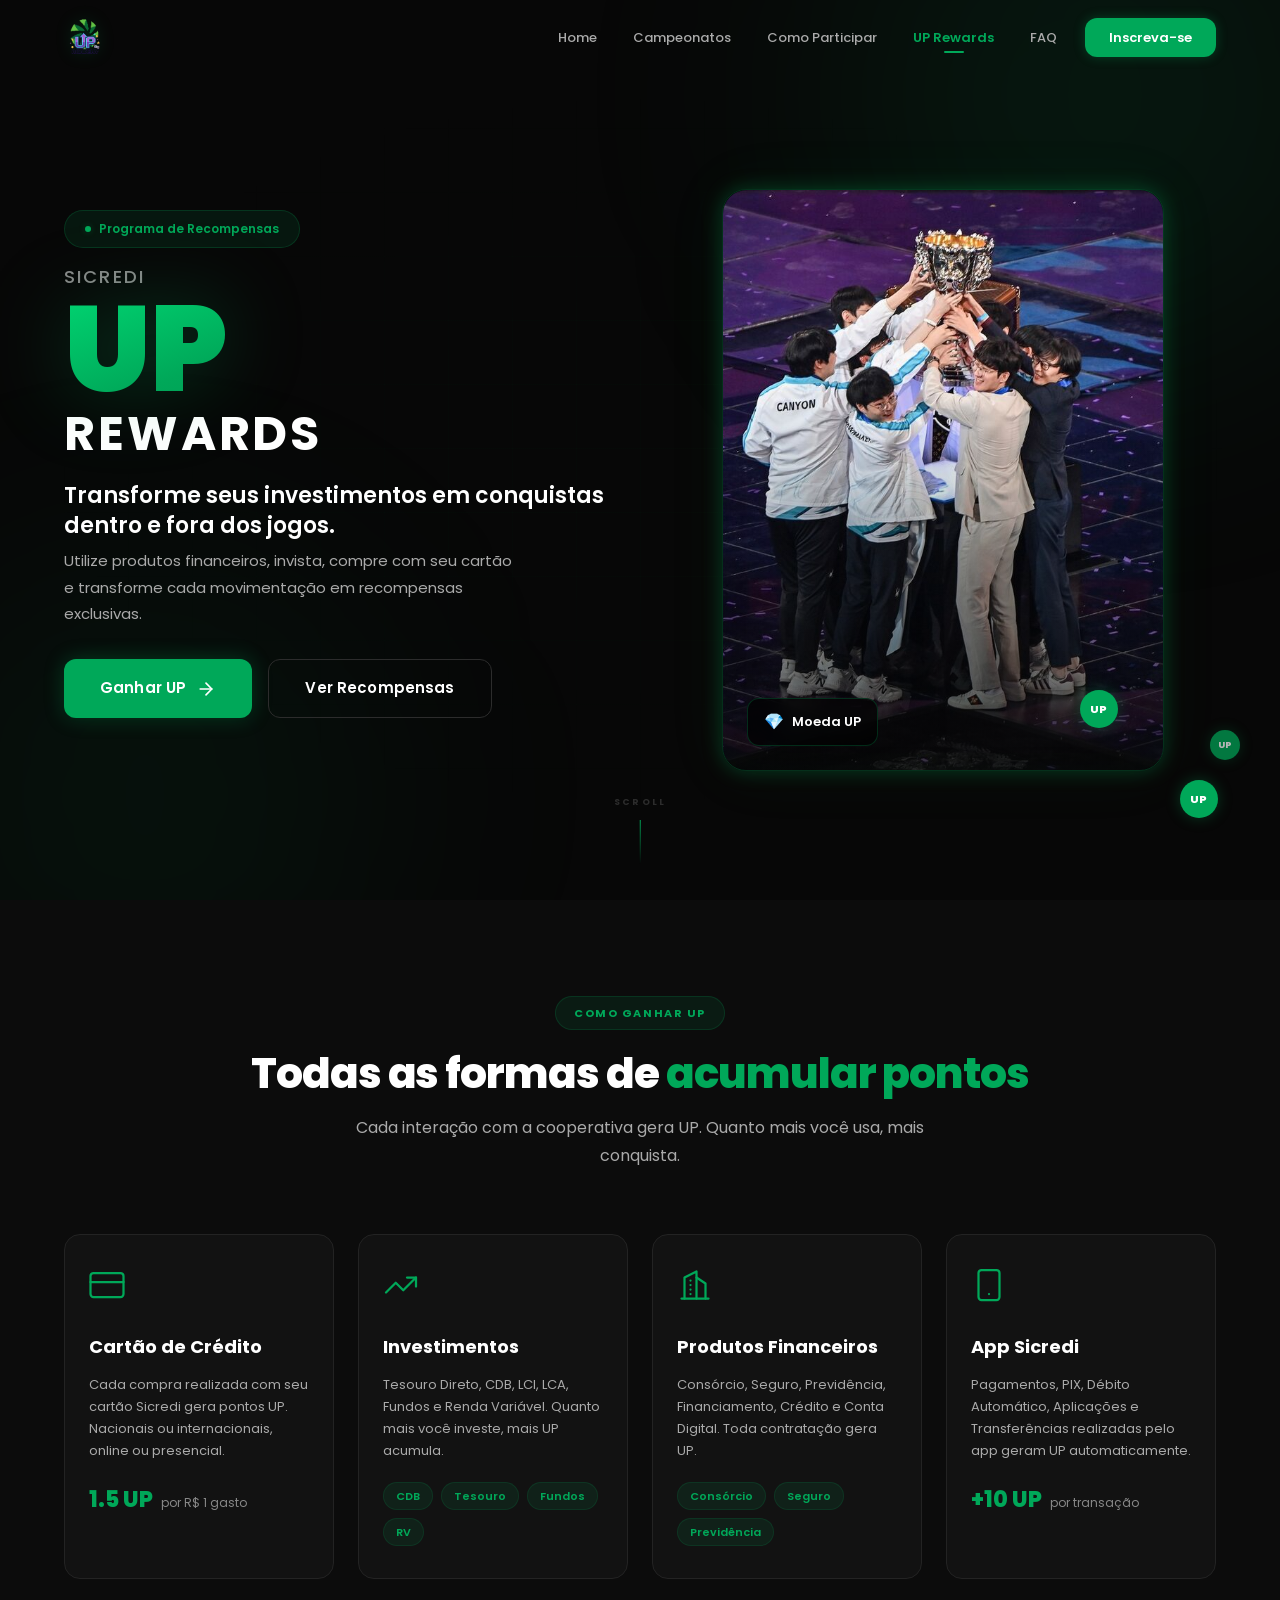
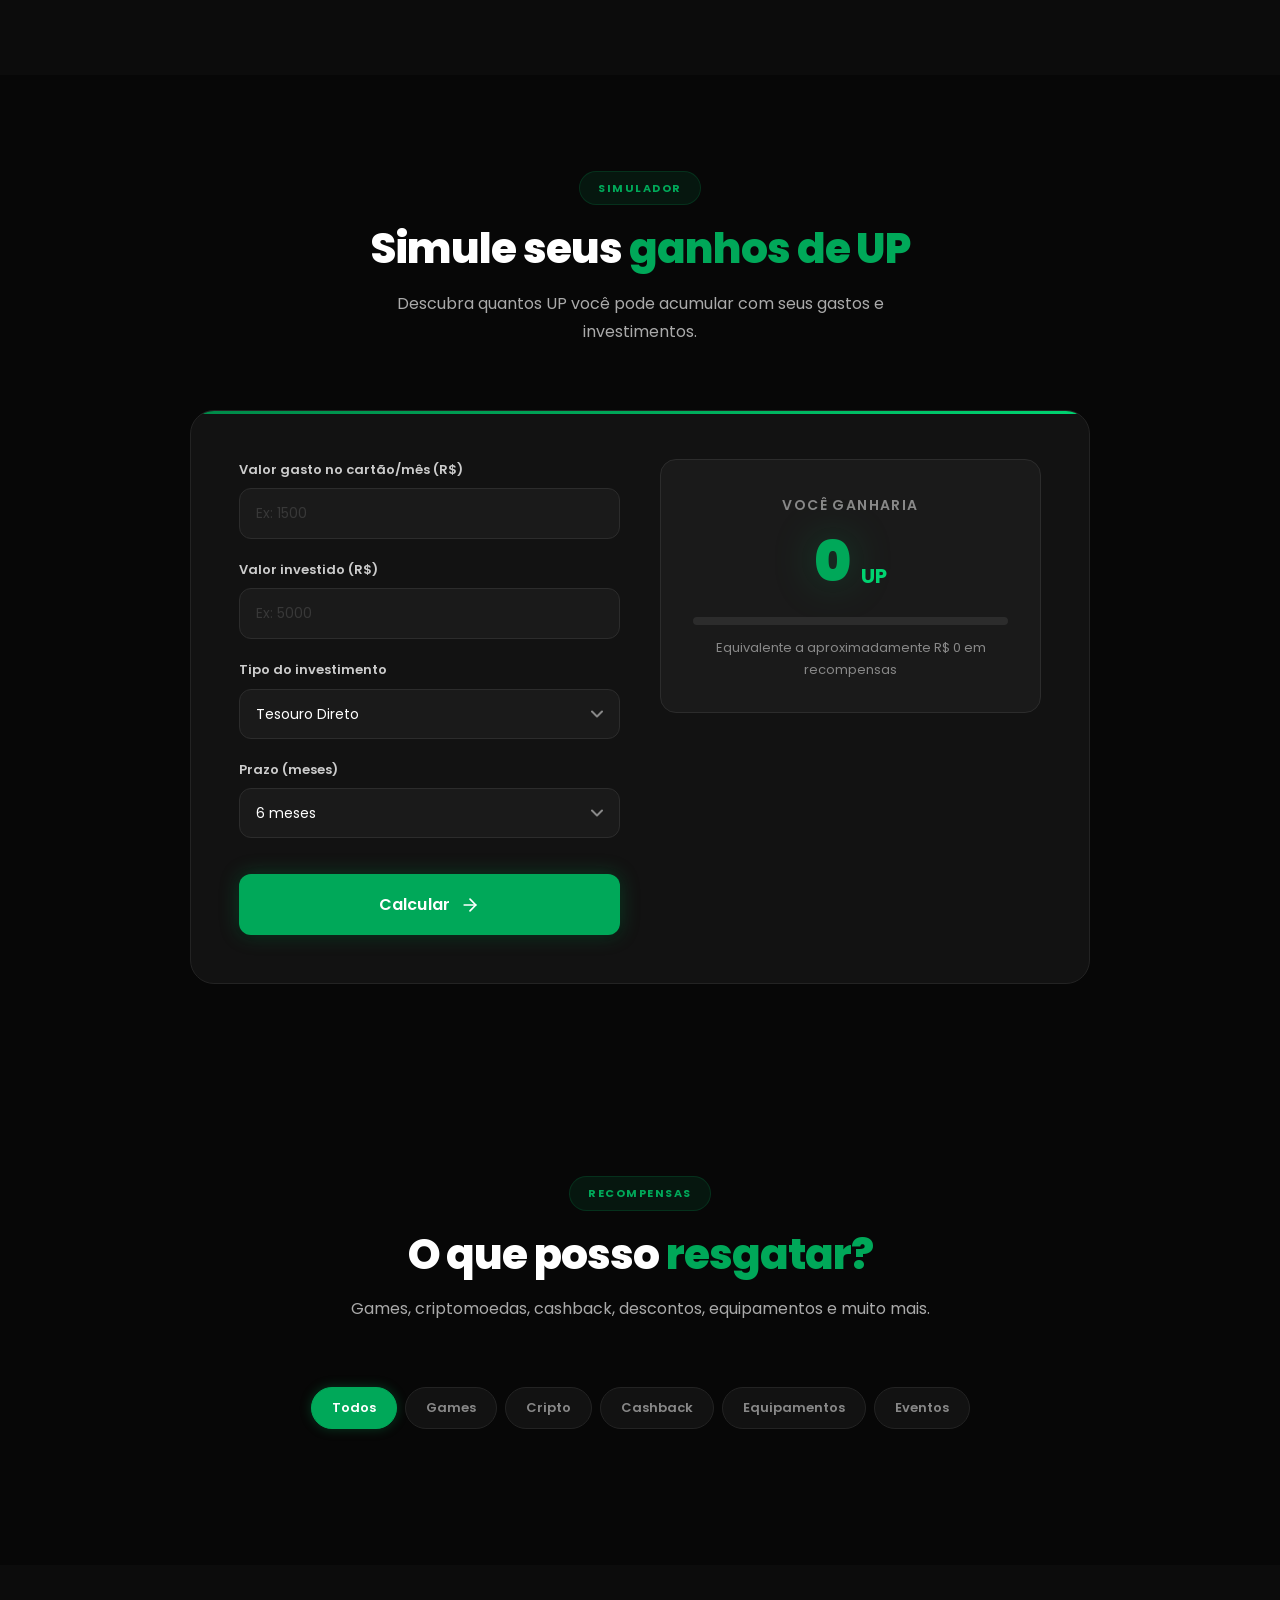
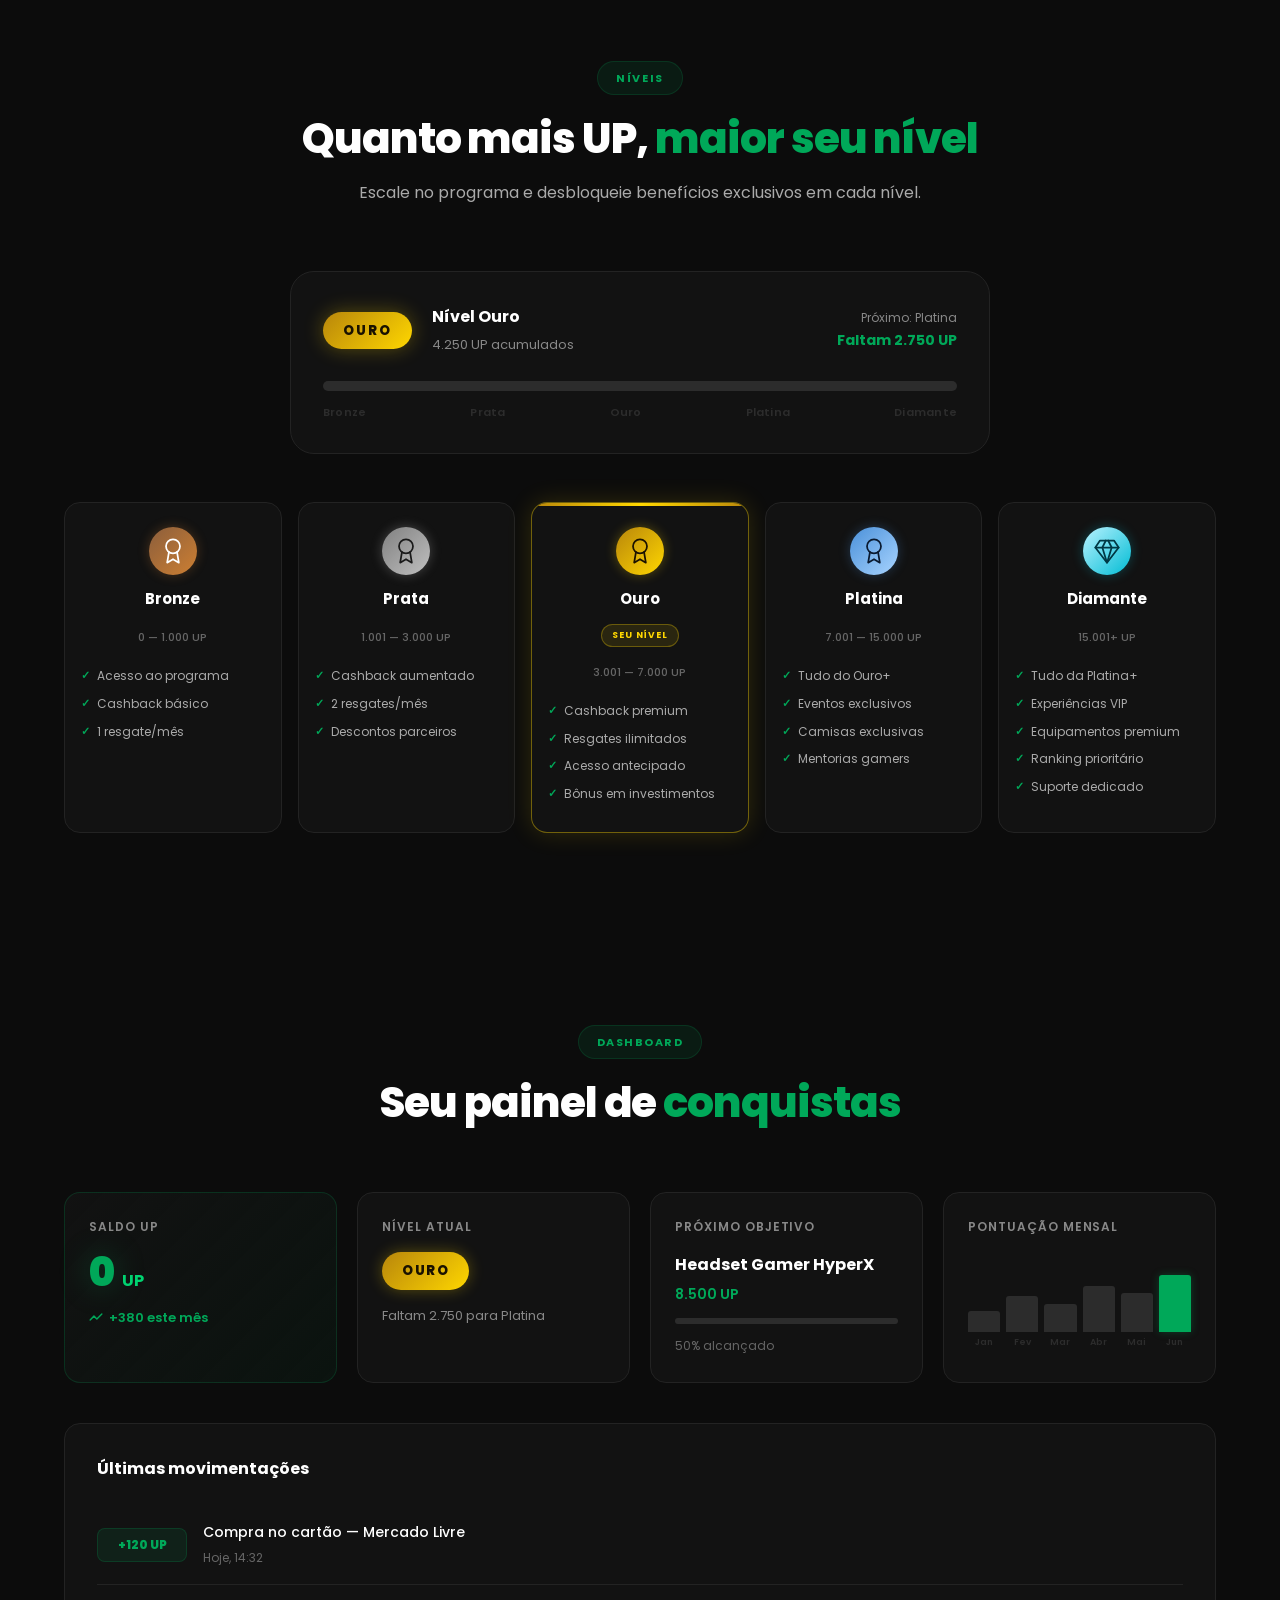
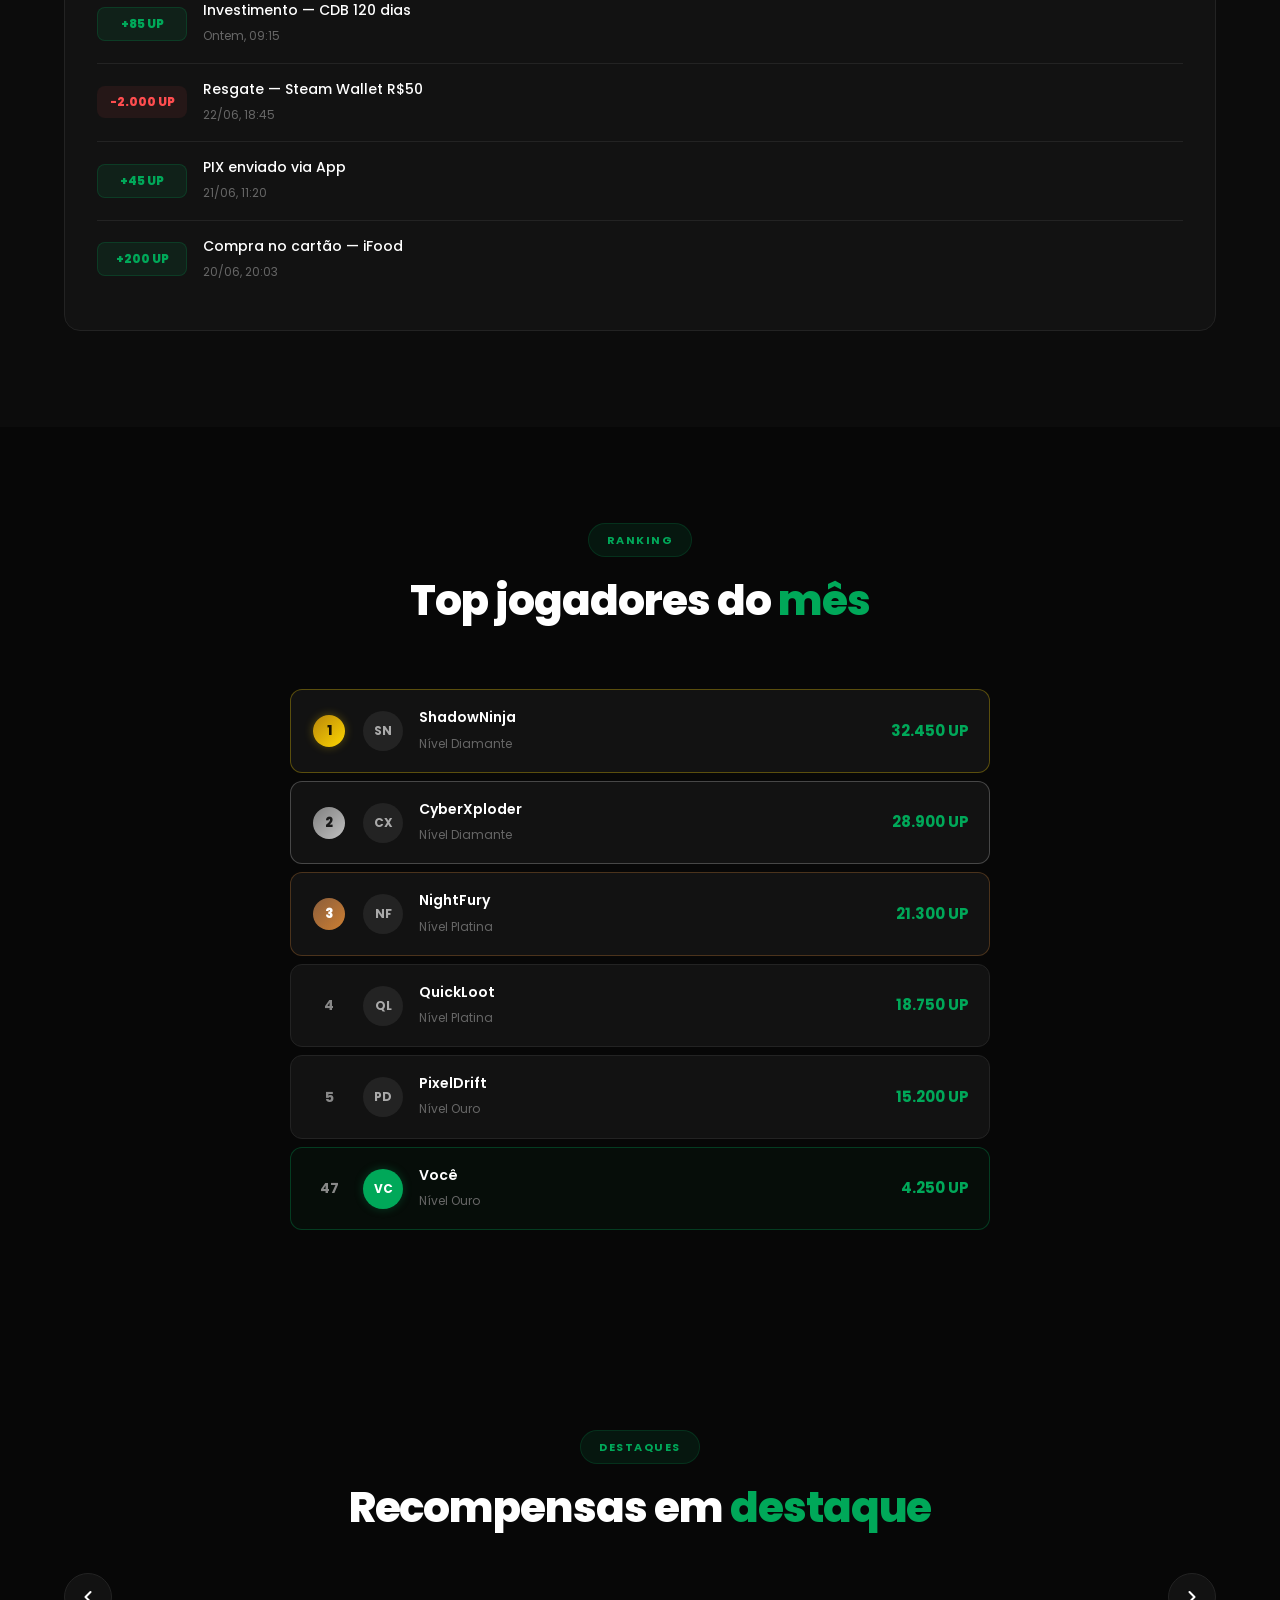
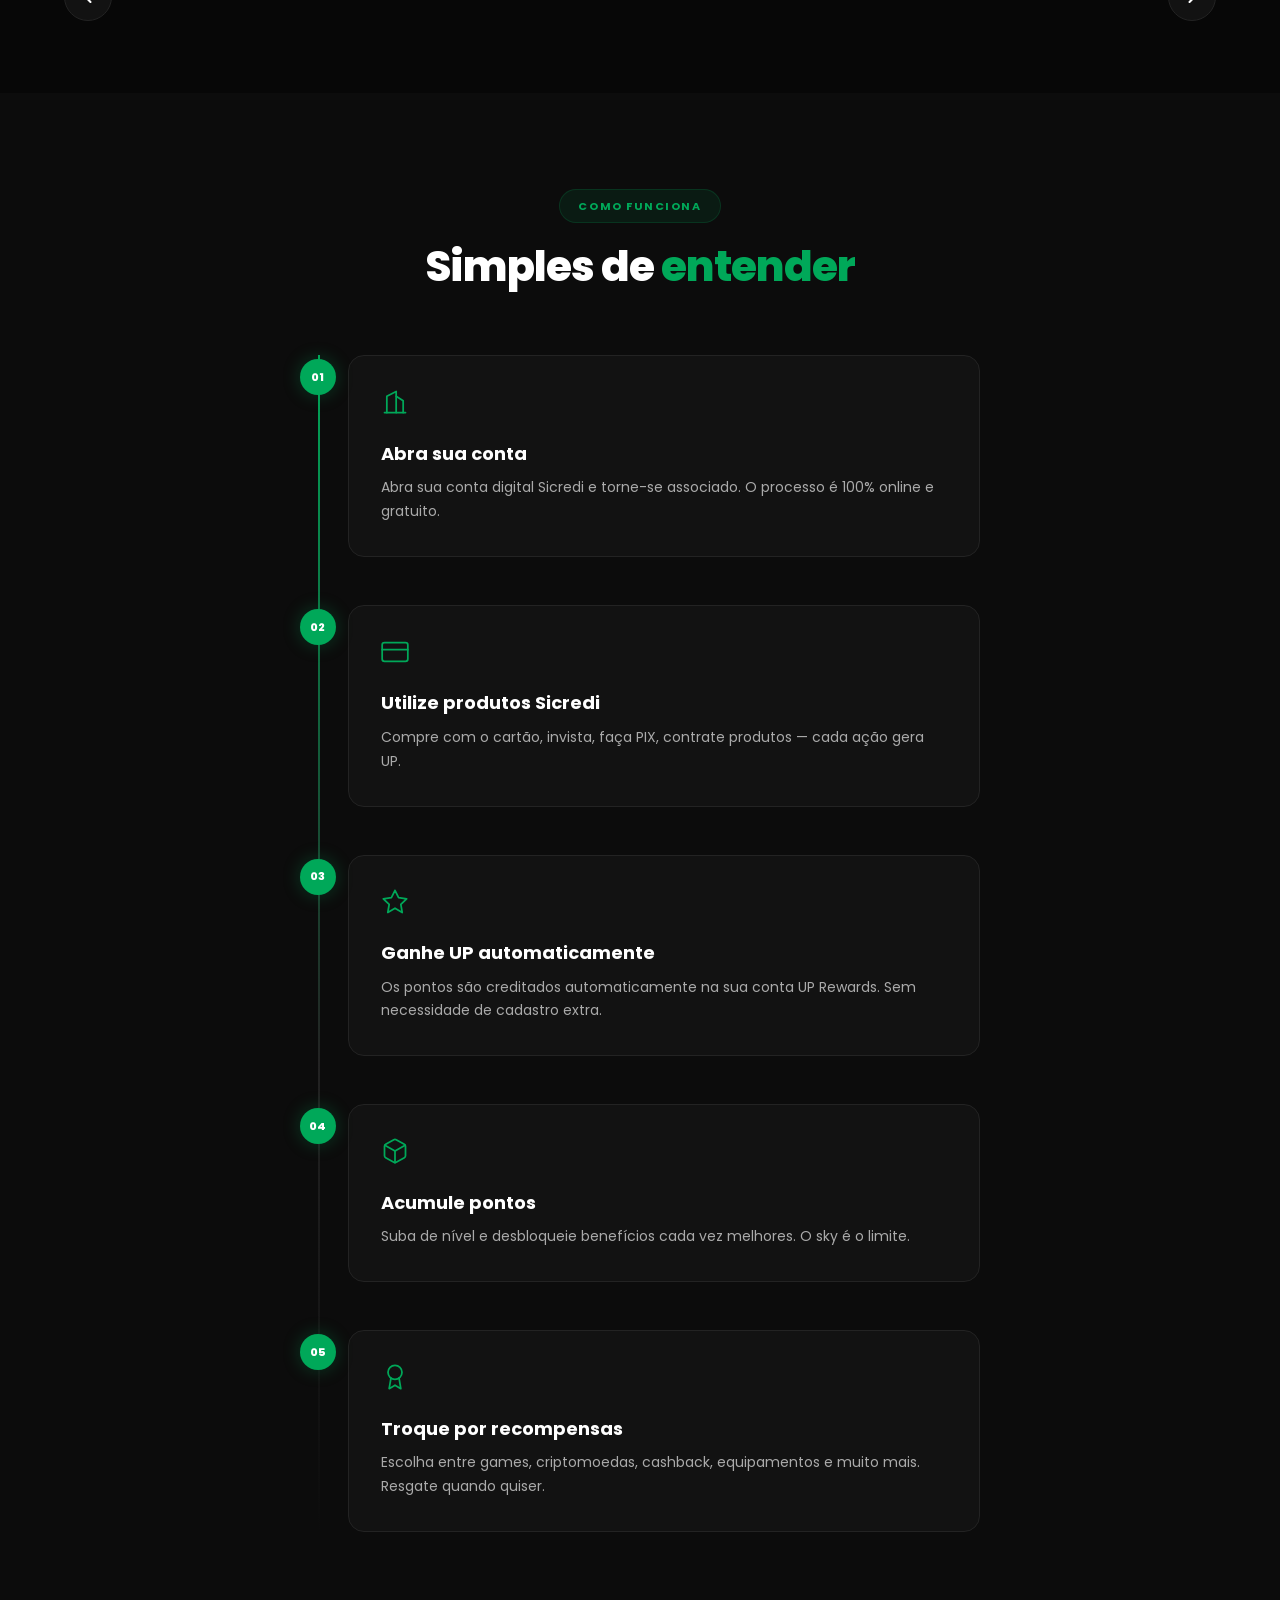
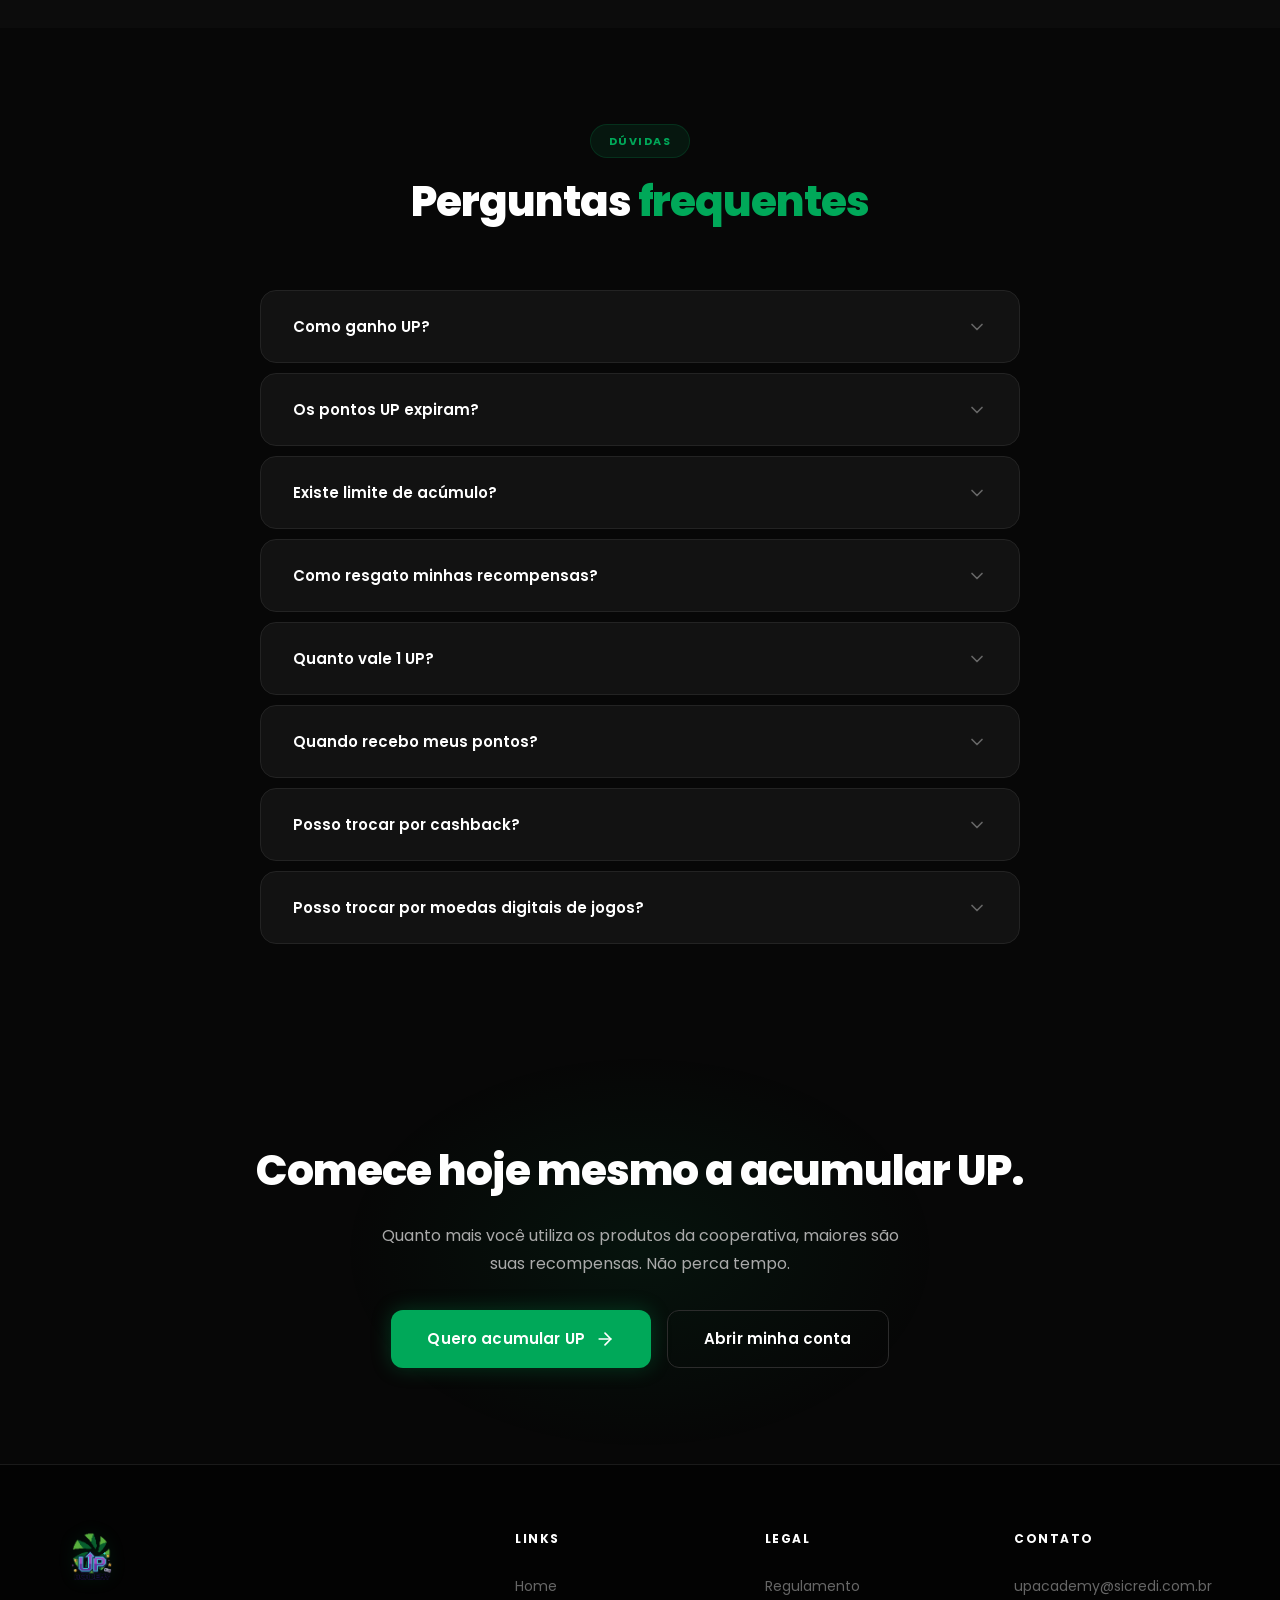
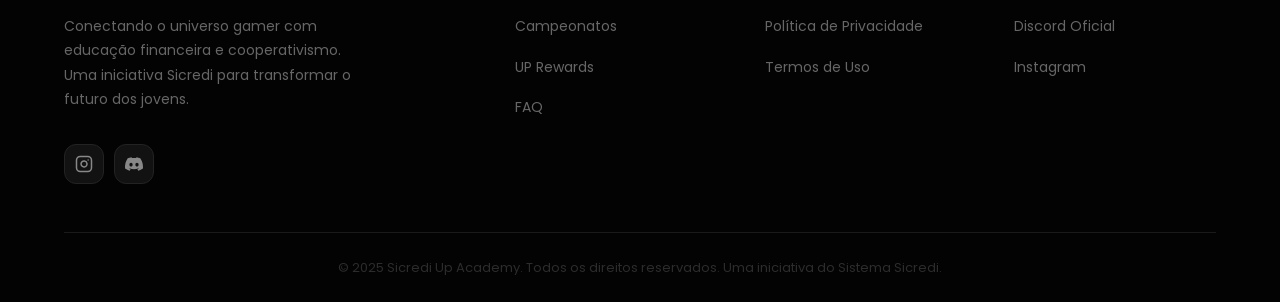
<file: up-rewards.html>
<!DOCTYPE html>
<html lang="pt-BR">
<head>
  <meta charset="UTF-8">
  <meta name="viewport" content="width=device-width, initial-scale=1.0">
  <title>UP Rewards — Sicredi Up Academy</title>
  <meta name="description" content="Transforme seus investimentos em conquistas. Acumule UP e troque por recompensas gamer, criptomoedas, cashback e muito mais.">
  <meta name="keywords" content="UP Rewards, Sicredi, pontos, recompensas, gamer, cashback, criptomoedas">
  <meta name="author" content="Sicredi Up Academy">
  <meta property="og:title" content="UP Rewards — Sicredi Up Academy">
  <meta property="og:description" content="Acumule UP em cada movimentação e troque por recompensas exclusivas.">
  <meta property="og:type" content="website">
  <meta property="og:locale" content="pt_BR">
  <link rel="icon" type="image/png" href="logo1.png">
  <link rel="preconnect" href="https://fonts.googleapis.com">
  <link rel="preconnect" href="https://fonts.gstatic.com" crossorigin>
  <link href="https://fonts.googleapis.com/css2?family=Poppins:wght@300;400;500;600;700;800;900&display=swap" rel="stylesheet">
  <link rel="stylesheet" href="style.css">
</head>
<body>

  <!-- Partículas globais -->
  <canvas id="globalParticles" class="global-particles" aria-hidden="true"></canvas>

  <!-- ============================================================
       NAVBAR — Idêntica à Landing Page, com UP Rewards ativo
       ============================================================ -->
  <nav id="navbar" class="navbar scrolled" role="navigation" aria-label="Navegação principal">
    <div class="nav-container">
      <a href="index.html" class="nav-logo" aria-label="Sicredi Up Academy - Home">
        <img src="assets/logo1.png" alt="Up Academy Logo" class="nav-logo-img" width="140" height="48">
      </a>
      <ul class="nav-links" id="navLinks" role="menubar">
        <li role="none"><a href="index.html" class="nav-link" role="menuitem">Home</a></li>
        <li role="none"><a href="index.html#campeonatos" class="nav-link" role="menuitem">Campeonatos</a></li>
        <li role="none"><a href="index.html#como-participar" class="nav-link" role="menuitem">Como Participar</a></li>
        <li role="none"><a href="up-rewards.html" class="nav-link active nav-link--rewards" role="menuitem">UP Rewards</a></li>
        <li role="none"><a href="index.html#faq" class="nav-link" role="menuitem">FAQ</a></li>
        <li role="none"><a href="index.html#inscricao" class="nav-cta" role="menuitem">Inscreva-se</a></li>
      </ul>
      <button class="nav-hamburger" id="hamburger" aria-label="Abrir menu" aria-expanded="false" aria-controls="navLinks">
        <span></span><span></span><span></span>
      </button>
    </div>
  </nav>

  <!-- ============================================================
       HERO — UP Rewards
       ============================================================ -->
  <section id="rw-hero" class="rw-hero" aria-label="UP Rewards">
    <canvas id="rwHeroCanvas" class="rw-hero-canvas" aria-hidden="true"></canvas>
    <div class="rw-hero-glow rw-hero-glow--1" aria-hidden="true"></div>
    <div class="rw-hero-glow rw-hero-glow--2" aria-hidden="true"></div>
    <div class="rw-hero-grid" aria-hidden="true"></div>

    <div class="hero-container">
      <div class="hero-content">
        <div class="hero-badge animate-on-scroll">
          <span class="badge-dot"></span>
          Programa de Recompensas
        </div>
        <h1 class="hero-title animate-on-scroll">
          <span class="title-sicredi">Sicredi</span>
          <span class="title-up">UP</span>
          <span class="rw-hero-badge-label">Rewards</span>
        </h1>
        <p class="hero-subtitle animate-on-scroll">Transforme seus investimentos em conquistas dentro e fora dos jogos.</p>
        <p class="hero-text animate-on-scroll">Utilize produtos financeiros, invista, compre com seu cartão e transforme cada movimentação em recompensas exclusivas.</p>
        <div class="hero-buttons animate-on-scroll">
          <a href="#rw-como-ganhar" class="btn btn-primary btn-lg">
            <span>Ganhar UP</span>
            <svg width="20" height="20" viewBox="0 0 24 24" fill="none" stroke="currentColor" stroke-width="2" stroke-linecap="round" stroke-linejoin="round" aria-hidden="true"><path d="M5 12h14"/><path d="m12 5 7 7-7 7"/></svg>
          </a>
          <a href="#rw-recompensas" class="btn btn-secondary btn-lg">Ver Recompensas</a>
        </div>
        <!-- Moedas flutuantes decorativas -->
        <div class="rw-hero-coins" aria-hidden="true">
          <span class="rw-coin rw-coin--1">UP</span>
          <span class="rw-coin rw-coin--2">UP</span>
          <span class="rw-coin rw-coin--3">UP</span>
        </div>
      </div>
      <div class="hero-image animate-on-scroll">
        <div class="hero-image-wrapper">
          <img src="assets/campeao.jpg" alt="Conceito de recompensas digitais e gamificação financeira" width="600" height="750" loading="eager">
          <div class="hero-image-overlay" aria-hidden="true"></div>
          <div class="hero-image-border" aria-hidden="true"></div>
          <div class="hero-image-tag">
            <span class="tag-icon">💎</span>
            <span>Moeda UP</span>
          </div>
        </div>
      </div>
    </div>

    <div class="hero-scroll-indicator" aria-hidden="true">
      <span>Scroll</span>
      <div class="scroll-line"></div>
    </div>
  </section>

  <!-- ============================================================
       COMO GANHAR UP — 4 cards
       ============================================================ -->
  <section id="rw-como-ganhar" class="section section-sobre" aria-labelledby="rw-ganhar-title">
    <div class="container">
      <div class="section-header">
        <span class="section-tag animate-on-scroll">Como Ganhar UP</span>
        <h2 id="rw-ganhar-title" class="section-title animate-on-scroll">
          Todas as formas de <span class="text-green">acumular pontos</span>
        </h2>
        <p class="section-description animate-on-scroll">Cada interação com a cooperativa gera UP. Quanto mais você usa, mais conquista.</p>
      </div>

      <div class="rw-ganhar-grid">
        <!-- Cartão de Crédito -->
        <div class="rw-ganhar-card animate-on-scroll">
          <div class="rw-ganhar-icon">
            <svg width="36" height="36" viewBox="0 0 24 24" fill="none" stroke="currentColor" stroke-width="1.5" stroke-linecap="round" stroke-linejoin="round"><rect width="22" height="16" x="1" y="4" rx="2"/><line x1="1" x2="23" y1="10" y2="10"/></svg>
          </div>
          <h3 class="rw-ganhar-title">Cartão de Crédito</h3>
          <p class="rw-ganhar-desc">Cada compra realizada com seu cartão Sicredi gera pontos UP. Nacionais ou internacionais, online ou presencial.</p>
          <div class="rw-ganhar-stat">
            <span class="rw-ganhar-stat-num">1.5 UP</span>
            <span class="rw-ganhar-stat-label">por R$ 1 gasto</span>
          </div>
        </div>

        <!-- Investimentos -->
        <div class="rw-ganhar-card animate-on-scroll">
          <div class="rw-ganhar-icon">
            <svg width="36" height="36" viewBox="0 0 24 24" fill="none" stroke="currentColor" stroke-width="1.5" stroke-linecap="round" stroke-linejoin="round"><polyline points="22 7 13.5 15.5 8.5 10.5 2 17"/><polyline points="16 7 22 7 22 13"/></svg>
          </div>
          <h3 class="rw-ganhar-title">Investimentos</h3>
          <p class="rw-ganhar-desc">Tesouro Direto, CDB, LCI, LCA, Fundos e Renda Variável. Quanto mais você investe, mais UP acumula.</p>
          <div class="rw-ganhar-tags">
            <span class="rw-ganhar-tag">CDB</span>
            <span class="rw-ganhar-tag">Tesouro</span>
            <span class="rw-ganhar-tag">Fundos</span>
            <span class="rw-ganhar-tag">RV</span>
          </div>
        </div>

        <!-- Produtos Financeiros -->
        <div class="rw-ganhar-card animate-on-scroll">
          <div class="rw-ganhar-icon">
            <svg width="36" height="36" viewBox="0 0 24 24" fill="none" stroke="currentColor" stroke-width="1.5" stroke-linecap="round" stroke-linejoin="round"><path d="M3 21h18"/><path d="M5 21V7l8-4v18"/><path d="M19 21V11l-6-4"/><path d="M9 9v.01"/><path d="M9 12v.01"/><path d="M9 15v.01"/><path d="M9 18v.01"/></svg>
          </div>
          <h3 class="rw-ganhar-title">Produtos Financeiros</h3>
          <p class="rw-ganhar-desc">Consórcio, Seguro, Previdência, Financiamento, Crédito e Conta Digital. Toda contratação gera UP.</p>
          <div class="rw-ganhar-tags">
            <span class="rw-ganhar-tag">Consórcio</span>
            <span class="rw-ganhar-tag">Seguro</span>
            <span class="rw-ganhar-tag">Previdência</span>
          </div>
        </div>

        <!-- App Sicredi -->
        <div class="rw-ganhar-card animate-on-scroll">
          <div class="rw-ganhar-icon">
            <svg width="36" height="36" viewBox="0 0 24 24" fill="none" stroke="currentColor" stroke-width="1.5" stroke-linecap="round" stroke-linejoin="round"><rect width="14" height="20" x="5" y="2" rx="2" ry="2"/><path d="M12 18h.01"/></svg>
          </div>
          <h3 class="rw-ganhar-title">App Sicredi</h3>
          <p class="rw-ganhar-desc">Pagamentos, PIX, Débito Automático, Aplicações e Transferências realizadas pelo app geram UP automaticamente.</p>
          <div class="rw-ganhar-stat">
            <span class="rw-ganhar-stat-num">+10 UP</span>
            <span class="rw-ganhar-stat-label">por transação</span>
          </div>
        </div>
      </div>
    </div>
  </section>

  <!-- ============================================================
       SIMULADOR DE GANHOS
       ============================================================ -->
  <section id="rw-simulador" class="section section-campeonatos" aria-labelledby="rw-sim-title">
    <div class="container">
      <div class="section-header">
        <span class="section-tag animate-on-scroll">Simulador</span>
        <h2 id="rw-sim-title" class="section-title animate-on-scroll">
          Simule seus <span class="text-green">ganhos de UP</span>
        </h2>
        <p class="section-description animate-on-scroll">Descubra quantos UP você pode acumular com seus gastos e investimentos.</p>
      </div>

      <div class="rw-sim-wrapper animate-on-scroll">
        <div class="rw-sim-grid">
          <div class="rw-sim-form">
            <div class="rw-sim-group">
              <label for="sim-cartao" class="form-label">Valor gasto no cartão/mês (R$)</label>
              <input type="number" id="sim-cartao" class="form-input" placeholder="Ex: 1500" min="0" step="100">
            </div>
            <div class="rw-sim-group">
              <label for="sim-investimento" class="form-label">Valor investido (R$)</label>
              <input type="number" id="sim-investimento" class="form-input" placeholder="Ex: 5000" min="0" step="100">
            </div>
            <div class="rw-sim-group">
              <label for="sim-tipo" class="form-label">Tipo do investimento</label>
              <select id="sim-tipo" class="form-input form-select">
                <option value="tesouro">Tesouro Direto</option>
                <option value="cdb">CDB</option>
                <option value="lci">LCI / LCA</option>
                <option value="fundos">Fundos de Investimento</option>
                <option value="rv">Renda Variável</option>
              </select>
            </div>
            <div class="rw-sim-group">
              <label for="sim-prazo" class="form-label">Prazo (meses)</label>
              <select id="sim-prazo" class="form-input form-select">
                <option value="1">1 mês</option>
                <option value="3">3 meses</option>
                <option value="6" selected>6 meses</option>
                <option value="12">12 meses</option>
                <option value="24">24 meses</option>
              </select>
            </div>
            <button id="sim-calcular" class="btn btn-primary btn-submit" type="button">
              <span class="btn-submit-text">Calcular</span>
              <svg class="btn-submit-icon" width="20" height="20" viewBox="0 0 24 24" fill="none" stroke="currentColor" stroke-width="2" stroke-linecap="round" stroke-linejoin="round" aria-hidden="true"><path d="M5 12h14"/><path d="m12 5 7 7-7 7"/></svg>
            </button>
          </div>

          <div class="rw-sim-result" id="sim-result">
            <div class="rw-sim-result-inner">
              <span class="rw-sim-result-label">Você ganharia</span>
              <div class="rw-sim-result-value">
                <span class="rw-sim-result-number" id="sim-up-count">0</span>
                <span class="rw-sim-result-unit">UP</span>
              </div>
              <div class="rw-sim-result-bar">
                <div class="rw-sim-result-bar-fill" id="sim-bar-fill"></div>
                <span class="rw-sim-result-bar-label" id="sim-bar-label">0%</span>
              </div>
              <p class="rw-sim-result-equiv" id="sim-equiv">Equivalente a aproximadamente R$ 0 em recompensas</p>
              <!-- Moedas animadas -->
              <div class="rw-sim-coins" id="sim-coins" aria-hidden="true"></div>
            </div>
          </div>
        </div>
      </div>
    </div>
  </section>

  <!-- ============================================================
       O QUE POSSO RESGATAR — Vitrine de recompensas
       ============================================================ -->
  <section id="rw-recompensas" class="section section-beneficios" aria-labelledby="rw-rec-title">
    <div class="container">
      <div class="section-header">
        <span class="section-tag animate-on-scroll">Recompensas</span>
        <h2 id="rw-rec-title" class="section-title animate-on-scroll">
          O que posso <span class="text-green">resgatar?</span>
        </h2>
        <p class="section-description animate-on-scroll">Games, criptomoedas, cashback, descontos, equipamentos e muito mais.</p>
      </div>

      <!-- Filtro por categoria -->
      <div class="rw-filter-bar animate-on-scroll">
        <button class="rw-filter-btn active" data-filter="all">Todos</button>
        <button class="rw-filter-btn" data-filter="games">Games</button>
        <button class="rw-filter-btn" data-filter="crypto">Cripto</button>
        <button class="rw-filter-btn" data-filter="cashback">Cashback</button>
        <button class="rw-filter-btn" data-filter="equipamentos">Equipamentos</button>
        <button class="rw-filter-btn" data-filter="eventos">Eventos</button>
      </div>

      <div class="rw-recompensas-grid" id="rw-recompensas-grid">
        <!-- Os cards são gerados via JavaScript para manter o HTML limpo -->
      </div>
    </div>
  </section>

  <!-- ============================================================
       SISTEMA DE NÍVEIS
       ============================================================ -->
  <section id="rw-niveis" class="section section-como-participar" aria-labelledby="rw-niveis-title">
    <div class="container">
      <div class="section-header">
        <span class="section-tag animate-on-scroll">Níveis</span>
        <h2 id="rw-niveis-title" class="section-title animate-on-scroll">
          Quanto mais UP, <span class="text-green">maior seu nível</span>
        </h2>
        <p class="section-description animate-on-scroll">Escale no programa e desbloqueie benefícios exclusivos em cada nível.</p>
      </div>

      <!-- Nível atual do usuário -->
      <div class="rw-level-current animate-on-scroll">
        <div class="rw-level-header">
          <div class="rw-level-badge rw-level-badge--ouro" id="rw-user-level">OURO</div>
          <div class="rw-level-info">
            <span class="rw-level-name">Nível Ouro</span>
            <span class="rw-level-points">4.250 UP acumulados</span>
          </div>
          <div class="rw-level-next">
            <span class="rw-level-next-label">Próximo: Platina</span>
            <span class="rw-level-next-pts">Faltam 2.750 UP</span>
          </div>
        </div>
        <div class="rw-level-bar">
          <div class="rw-level-bar-fill" id="rw-level-bar-fill" style="width: 0%" data-target="60"></div>
        </div>
        <div class="rw-level-bar-labels">
          <span>Bronze</span>
          <span>Prata</span>
          <span>Ouro</span>
          <span>Platina</span>
          <span>Diamante</span>
        </div>
      </div>

      <!-- Cards dos níveis -->
      <div class="rw-niveis-grid">
        <div class="rw-nivel-card animate-on-scroll" data-level="bronze">
          <div class="rw-nivel-top">
            <div class="rw-nivel-icon rw-nivel-icon--bronze">
              <svg width="28" height="28" viewBox="0 0 24 24" fill="none" stroke="currentColor" stroke-width="1.5" stroke-linecap="round" stroke-linejoin="round"><circle cx="12" cy="8" r="6"/><path d="M15.477 12.89 17 22l-5-3-5 3 1.523-9.11"/></svg>
            </div>
            <span class="rw-nivel-name">Bronze</span>
          </div>
          <span class="rw-nivel-range">0 — 1.000 UP</span>
          <ul class="rw-nivel-perks">
            <li>Acesso ao programa</li>
            <li>Cashback básico</li>
            <li>1 resgate/mês</li>
          </ul>
        </div>

        <div class="rw-nivel-card animate-on-scroll" data-level="prata">
          <div class="rw-nivel-top">
            <div class="rw-nivel-icon rw-nivel-icon--prata">
              <svg width="28" height="28" viewBox="0 0 24 24" fill="none" stroke="currentColor" stroke-width="1.5" stroke-linecap="round" stroke-linejoin="round"><circle cx="12" cy="8" r="6"/><path d="M15.477 12.89 17 22l-5-3-5 3 1.523-9.11"/></svg>
            </div>
            <span class="rw-nivel-name">Prata</span>
          </div>
          <span class="rw-nivel-range">1.001 — 3.000 UP</span>
          <ul class="rw-nivel-perks">
            <li>Cashback aumentado</li>
            <li>2 resgates/mês</li>
            <li>Descontos parceiros</li>
          </ul>
        </div>

        <div class="rw-nivel-card rw-nivel-card--active animate-on-scroll" data-level="ouro">
          <div class="rw-nivel-top">
            <div class="rw-nivel-icon rw-nivel-icon--ouro">
              <svg width="28" height="28" viewBox="0 0 24 24" fill="none" stroke="currentColor" stroke-width="1.5" stroke-linecap="round" stroke-linejoin="round"><circle cx="12" cy="8" r="6"/><path d="M15.477 12.89 17 22l-5-3-5 3 1.523-9.11"/></svg>
            </div>
            <span class="rw-nivel-name">Ouro</span>
            <span class="rw-nivel-current-badge">SEU NÍVEL</span>
          </div>
          <span class="rw-nivel-range">3.001 — 7.000 UP</span>
          <ul class="rw-nivel-perks">
            <li>Cashback premium</li>
            <li>Resgates ilimitados</li>
            <li>Acesso antecipado</li>
            <li>Bônus em investimentos</li>
          </ul>
        </div>

        <div class="rw-nivel-card animate-on-scroll" data-level="platina">
          <div class="rw-nivel-top">
            <div class="rw-nivel-icon rw-nivel-icon--platina">
              <svg width="28" height="28" viewBox="0 0 24 24" fill="none" stroke="currentColor" stroke-width="1.5" stroke-linecap="round" stroke-linejoin="round"><circle cx="12" cy="8" r="6"/><path d="M15.477 12.89 17 22l-5-3-5 3 1.523-9.11"/></svg>
            </div>
            <span class="rw-nivel-name">Platina</span>
          </div>
          <span class="rw-nivel-range">7.001 — 15.000 UP</span>
          <ul class="rw-nivel-perks">
            <li>Tudo do Ouro+</li>
            <li>Eventos exclusivos</li>
            <li>Camisas exclusivas</li>
            <li>Mentorias gamers</li>
          </ul>
        </div>

        <div class="rw-nivel-card animate-on-scroll" data-level="diamante">
          <div class="rw-nivel-top">
            <div class="rw-nivel-icon rw-nivel-icon--diamante">
              <svg width="28" height="28" viewBox="0 0 24 24" fill="none" stroke="currentColor" stroke-width="1.5" stroke-linecap="round" stroke-linejoin="round"><path d="M6 3h12l4 6-10 13L2 9Z"/><path d="M11 3 8 9l4 13 4-13-3-6"/><path d="M2 9h20"/></svg>
            </div>
            <span class="rw-nivel-name">Diamante</span>
          </div>
          <span class="rw-nivel-range">15.001+ UP</span>
          <ul class="rw-nivel-perks">
            <li>Tudo da Platina+</li>
            <li>Experiências VIP</li>
            <li>Equipamentos premium</li>
            <li>Ranking prioritário</li>
            <li>Suporte dedicado</li>
          </ul>
        </div>
      </div>
    </div>
  </section>

  <!-- ============================================================
       DASHBOARD DO USUÁRIO
       ============================================================ -->
  <section id="rw-dashboard" class="section section-sobre" aria-labelledby="rw-dash-title">
    <div class="container">
      <div class="section-header">
        <span class="section-tag animate-on-scroll">Dashboard</span>
        <h2 id="rw-dash-title" class="section-title animate-on-scroll">
          Seu painel de <span class="text-green">conquistas</span>
        </h2>
      </div>

      <div class="rw-dash-grid">
        <!-- Saldo UP -->
        <div class="rw-dash-card rw-dash-card--saldo animate-on-scroll">
          <span class="rw-dash-card-label">Saldo UP</span>
          <div class="rw-dash-saldo">
            <span class="rw-dash-saldo-num" data-count="4250">0</span>
            <span class="rw-dash-saldo-unit">UP</span>
          </div>
          <div class="rw-dash-saldo-trend">
            <svg width="14" height="14" viewBox="0 0 24 24" fill="none" stroke="currentColor" stroke-width="2.5" stroke-linecap="round" stroke-linejoin="round"><polyline points="22 7 13.5 15.5 8.5 10.5 2 17"/></svg>
            <span>+380 este mês</span>
          </div>
        </div>

        <!-- Nível -->
        <div class="rw-dash-card animate-on-scroll">
          <span class="rw-dash-card-label">Nível Atual</span>
          <div class="rw-dash-level-display">
            <span class="rw-dash-level-icon rw-nivel-icon--ouro-sm">OURO</span>
          </div>
          <span class="rw-dash-next-goal">Faltam 2.750 para Platina</span>
        </div>

        <!-- Próximo objetivo -->
        <div class="rw-dash-card animate-on-scroll">
          <span class="rw-dash-card-label">Próximo Objetivo</span>
          <div class="rw-dash-objetivo">
            <span class="rw-dash-objetivo-name">Headset Gamer HyperX</span>
            <span class="rw-dash-objetivo-pts">8.500 UP</span>
          </div>
          <div class="rw-dash-objetivo-bar">
            <div class="rw-dash-objetivo-bar-fill" data-target="50"></div>
          </div>
          <span class="rw-dash-objetivo-progress">50% alcançado</span>
        </div>

        <!-- Pontuação mensal (mini gráfico) -->
        <div class="rw-dash-card animate-on-scroll">
          <span class="rw-dash-card-label">Pontuação Mensal</span>
          <div class="rw-dash-chart">
            <div class="rw-dash-bar" style="--h: 30%" data-label="Jan"></div>
            <div class="rw-dash-bar" style="--h: 50%" data-label="Fev"></div>
            <div class="rw-dash-bar" style="--h: 40%" data-label="Mar"></div>
            <div class="rw-dash-bar" style="--h: 65%" data-label="Abr"></div>
            <div class="rw-dash-bar" style="--h: 55%" data-label="Mai"></div>
            <div class="rw-dash-bar rw-dash-bar--current" style="--h: 80%" data-label="Jun"></div>
          </div>
        </div>
      </div>

      <!-- Últimas atividades -->
      <div class="rw-dash-atividades animate-on-scroll">
        <h3 class="rw-dash-atividades-title">Últimas movimentações</h3>
        <div class="rw-dash-atividades-list">
          <div class="rw-dash-atividade">
            <div class="rw-dash-atividade-icon rw-dash-atividade-icon--plus">+120 UP</div>
            <div class="rw-dash-atividade-info">
              <span class="rw-dash-atividade-name">Compra no cartão — Mercado Livre</span>
              <span class="rw-dash-atividade-date">Hoje, 14:32</span>
            </div>
          </div>
          <div class="rw-dash-atividade">
            <div class="rw-dash-atividade-icon rw-dash-atividade-icon--plus">+85 UP</div>
            <div class="rw-dash-atividade-info">
              <span class="rw-dash-atividade-name">Investimento — CDB 120 dias</span>
              <span class="rw-dash-atividade-date">Ontem, 09:15</span>
            </div>
          </div>
          <div class="rw-dash-atividade">
            <div class="rw-dash-atividade-icon rw-dash-atividade-icon--minus">-2.000 UP</div>
            <div class="rw-dash-atividade-info">
              <span class="rw-dash-atividade-name">Resgate — Steam Wallet R$50</span>
              <span class="rw-dash-atividade-date">22/06, 18:45</span>
            </div>
          </div>
          <div class="rw-dash-atividade">
            <div class="rw-dash-atividade-icon rw-dash-atividade-icon--plus">+45 UP</div>
            <div class="rw-dash-atividade-info">
              <span class="rw-dash-atividade-name">PIX enviado via App</span>
              <span class="rw-dash-atividade-date">21/06, 11:20</span>
            </div>
          </div>
          <div class="rw-dash-atividade">
            <div class="rw-dash-atividade-icon rw-dash-atividade-icon--plus">+200 UP</div>
            <div class="rw-dash-atividade-info">
              <span class="rw-dash-atividade-name">Compra no cartão — iFood</span>
              <span class="rw-dash-atividade-date">20/06, 20:03</span>
            </div>
          </div>
        </div>
      </div>
    </div>
  </section>

  <!-- ============================================================
       RANKING
       ============================================================ -->
  <section id="rw-ranking" class="section section-campeonatos" aria-labelledby="rw-rank-title">
    <div class="container">
      <div class="section-header">
        <span class="section-tag animate-on-scroll">Ranking</span>
        <h2 id="rw-rank-title" class="section-title animate-on-scroll">
          Top jogadores do <span class="text-green">mês</span>
        </h2>
      </div>

      <div class="rw-ranking-list animate-on-scroll">
        <div class="rw-ranking-item rw-ranking-item--1">
          <div class="rw-ranking-pos"><span class="rw-ranking-medal rw-ranking-medal--gold">1</span></div>
          <div class="rw-ranking-avatar">SN</div>
          <div class="rw-ranking-info">
            <span class="rw-ranking-name">ShadowNinja</span>
            <span class="rw-ranking-level">Nível Diamante</span>
          </div>
          <div class="rw-ranking-pts">32.450 UP</div>
        </div>
        <div class="rw-ranking-item rw-ranking-item--2">
          <div class="rw-ranking-pos"><span class="rw-ranking-medal rw-ranking-medal--silver">2</span></div>
          <div class="rw-ranking-avatar">CX</div>
          <div class="rw-ranking-info">
            <span class="rw-ranking-name">CyberXploder</span>
            <span class="rw-ranking-level">Nível Diamante</span>
          </div>
          <div class="rw-ranking-pts">28.900 UP</div>
        </div>
        <div class="rw-ranking-item rw-ranking-item--3">
          <div class="rw-ranking-pos"><span class="rw-ranking-medal rw-ranking-medal--bronze">3</span></div>
          <div class="rw-ranking-avatar">NF</div>
          <div class="rw-ranking-info">
            <span class="rw-ranking-name">NightFury</span>
            <span class="rw-ranking-level">Nível Platina</span>
          </div>
          <div class="rw-ranking-pts">21.300 UP</div>
        </div>
        <div class="rw-ranking-item">
          <div class="rw-ranking-pos"><span>4</span></div>
          <div class="rw-ranking-avatar">QL</div>
          <div class="rw-ranking-info">
            <span class="rw-ranking-name">QuickLoot</span>
            <span class="rw-ranking-level">Nível Platina</span>
          </div>
          <div class="rw-ranking-pts">18.750 UP</div>
        </div>
        <div class="rw-ranking-item">
          <div class="rw-ranking-pos"><span>5</span></div>
          <div class="rw-ranking-avatar">PD</div>
          <div class="rw-ranking-info">
            <span class="rw-ranking-name">PixelDrift</span>
            <span class="rw-ranking-level">Nível Ouro</span>
          </div>
          <div class="rw-ranking-pts">15.200 UP</div>
        </div>
        <div class="rw-ranking-item rw-ranking-item--you">
          <div class="rw-ranking-pos"><span>47</span></div>
          <div class="rw-ranking-avatar rw-ranking-avatar--you">VC</div>
          <div class="rw-ranking-info">
            <span class="rw-ranking-name">Você</span>
            <span class="rw-ranking-level">Nível Ouro</span>
          </div>
          <div class="rw-ranking-pts">4.250 UP</div>
        </div>
      </div>
    </div>
  </section>

  <!-- ============================================================
       RECOMPENSAS EM DESTAQUE — Carrossel
       ============================================================ -->
  <section id="rw-destaques" class="section section-beneficios" aria-labelledby="rw-dest-title">
    <div class="container">
      <div class="section-header">
        <span class="section-tag animate-on-scroll">Destaques</span>
        <h2 id="rw-dest-title" class="section-title animate-on-scroll">
          Recompensas em <span class="text-green">destaque</span>
        </h2>
      </div>

      <div class="rw-carrossel-wrapper animate-on-scroll">
        <button class="rw-carrossel-arrow rw-carrossel-arrow--left" id="carrossel-prev" aria-label="Anterior">
          <svg width="20" height="20" viewBox="0 0 24 24" fill="none" stroke="currentColor" stroke-width="2.5" stroke-linecap="round" stroke-linejoin="round"><path d="m15 18-6-6 6-6"/></svg>
        </button>

        <div class="rw-carrossel" id="rw-carrossel">
          <div class="rw-carrossel-track" id="carrossel-track">
            <!-- Gerado via JS -->
          </div>
        </div>

        <button class="rw-carrossel-arrow rw-carrossel-arrow--right" id="carrossel-next" aria-label="Próximo">
          <svg width="20" height="20" viewBox="0 0 24 24" fill="none" stroke="currentColor" stroke-width="2.5" stroke-linecap="round" stroke-linejoin="round"><path d="m9 18 6-6-6-6"/></svg>
        </button>
      </div>
    </div>
  </section>

  <!-- ============================================================
       COMO FUNCIONA — Timeline
       ============================================================ -->
  <section id="rw-como-funciona" class="section section-como-participar" aria-labelledby="rw-func-title">
    <div class="container">
      <div class="section-header">
        <span class="section-tag animate-on-scroll">Como Funciona</span>
        <h2 id="rw-func-title" class="section-title animate-on-scroll">
          Simples de <span class="text-green">entender</span>
        </h2>
      </div>

      <ol class="timeline">
        <li class="timeline-item animate-on-scroll">
          <div class="timeline-marker" aria-hidden="true"><span class="timeline-number">01</span></div>
          <div class="timeline-content">
            <div class="timeline-icon" aria-hidden="true">
              <svg width="28" height="28" viewBox="0 0 24 24" fill="none" stroke="currentColor" stroke-width="1.5" stroke-linecap="round" stroke-linejoin="round"><path d="M3 21h18"/><path d="M5 21V7l8-4v18"/><path d="M19 21V11l-6-4"/></svg>
            </div>
            <h3 class="timeline-title">Abra sua conta</h3>
            <p class="timeline-desc">Abra sua conta digital Sicredi e torne-se associado. O processo é 100% online e gratuito.</p>
          </div>
        </li>
        <li class="timeline-item animate-on-scroll">
          <div class="timeline-marker" aria-hidden="true"><span class="timeline-number">02</span></div>
          <div class="timeline-content">
            <div class="timeline-icon" aria-hidden="true">
              <svg width="28" height="28" viewBox="0 0 24 24" fill="none" stroke="currentColor" stroke-width="1.5" stroke-linecap="round" stroke-linejoin="round"><rect width="22" height="16" x="1" y="4" rx="2"/><line x1="1" x2="23" y1="10" y2="10"/></svg>
            </div>
            <h3 class="timeline-title">Utilize produtos Sicredi</h3>
            <p class="timeline-desc">Compre com o cartão, invista, faça PIX, contrate produtos — cada ação gera UP.</p>
          </div>
        </li>
        <li class="timeline-item animate-on-scroll">
          <div class="timeline-marker" aria-hidden="true"><span class="timeline-number">03</span></div>
          <div class="timeline-content">
            <div class="timeline-icon" aria-hidden="true">
              <svg width="28" height="28" viewBox="0 0 24 24" fill="none" stroke="currentColor" stroke-width="1.5" stroke-linecap="round" stroke-linejoin="round"><path d="m12 2-3.09 6.26L2 9.27l5 4.87L5.82 21 12 17.27 18.18 21l-1.18-6.88 5-4.87-6.91-1.01Z"/></svg>
            </div>
            <h3 class="timeline-title">Ganhe UP automaticamente</h3>
            <p class="timeline-desc">Os pontos são creditados automaticamente na sua conta UP Rewards. Sem necessidade de cadastro extra.</p>
          </div>
        </li>
        <li class="timeline-item animate-on-scroll">
          <div class="timeline-marker" aria-hidden="true"><span class="timeline-number">04</span></div>
          <div class="timeline-content">
            <div class="timeline-icon" aria-hidden="true">
              <svg width="28" height="28" viewBox="0 0 24 24" fill="none" stroke="currentColor" stroke-width="1.5" stroke-linecap="round" stroke-linejoin="round"><path d="M21 8a2 2 0 0 0-1-1.73l-7-4a2 2 0 0 0-2 0l-7 4A2 2 0 0 0 3 8v8a2 2 0 0 0 1 1.73l7 4a2 2 0 0 0 2 0l7-4A2 2 0 0 0 21 16Z"/><path d="m3.3 7 8.7 5 8.7-5"/><path d="M12 22V12"/></svg>
            </div>
            <h3 class="timeline-title">Acumule pontos</h3>
            <p class="timeline-desc">Suba de nível e desbloqueie benefícios cada vez melhores. O sky é o limite.</p>
          </div>
        </li>
        <li class="timeline-item animate-on-scroll">
          <div class="timeline-marker" aria-hidden="true"><span class="timeline-number">05</span></div>
          <div class="timeline-content">
            <div class="timeline-icon" aria-hidden="true">
              <svg width="28" height="28" viewBox="0 0 24 24" fill="none" stroke="currentColor" stroke-width="1.5" stroke-linecap="round" stroke-linejoin="round"><circle cx="12" cy="8" r="6"/><path d="M15.477 12.89 17 22l-5-3-5 3 1.523-9.11"/></svg>
            </div>
            <h3 class="timeline-title">Troque por recompensas</h3>
            <p class="timeline-desc">Escolha entre games, criptomoedas, cashback, equipamentos e muito mais. Resgate quando quiser.</p>
          </div>
        </li>
      </ol>
    </div>
  </section>

  <!-- ============================================================
       FAQ
       ============================================================ -->
  <section id="rw-faq" class="section section-faq" aria-labelledby="rw-faq-title">
    <div class="container">
      <div class="section-header">
        <span class="section-tag animate-on-scroll">Dúvidas</span>
        <h2 id="rw-faq-title" class="section-title animate-on-scroll">
          Perguntas <span class="text-green">frequentes</span>
        </h2>
      </div>

      <div class="faq-list">
        <div class="faq-item animate-on-scroll">
          <button class="faq-question" aria-expanded="false"><span>Como ganho UP?</span><svg class="faq-arrow" width="20" height="20" viewBox="0 0 24 24" fill="none" stroke="currentColor" stroke-width="2" stroke-linecap="round" stroke-linejoin="round" aria-hidden="true"><path d="m6 9 6 6 6-6"/></svg></button>
          <div class="faq-answer"><p>Você ganha UP automaticamente ao utilizar produtos Sicredi: compras no cartão de crédito, investimentos, pagamentos via app, PIX, contratação de seguros, consórcios e outros produtos financeiros.</p></div>
        </div>
        <div class="faq-item animate-on-scroll">
          <button class="faq-question" aria-expanded="false"><span>Os pontos UP expiram?</span><svg class="faq-arrow" width="20" height="20" viewBox="0 0 24 24" fill="none" stroke="currentColor" stroke-width="2" stroke-linecap="round" stroke-linejoin="round" aria-hidden="true"><path d="m6 9 6 6 6-6"/></svg></button>
          <div class="faq-answer"><p>Os pontos UP têm validade de 24 meses a partir da data de crédito. Enquanto você mantiver sua conta ativa, seus pontos continuam acumulados. Níveis superiores podem ter prazos estendidos.</p></div>
        </div>
        <div class="faq-item animate-on-scroll">
          <button class="faq-question" aria-expanded="false"><span>Existe limite de acúmulo?</span><svg class="faq-arrow" width="20" height="20" viewBox="0 0 24 24" fill="none" stroke="currentColor" stroke-width="2" stroke-linecap="round" stroke-linejoin="round" aria-hidden="true"><path d="m6 9 6 6 6-6"/></svg></button>
          <div class="faq-answer"><p>Não existe limite mensal para acúmulo de UP. Quanto mais você utiliza os produtos da cooperativa, mais pontos ganha. Alguns produtos podem ter multiplicadores especiais em períodos promocionais.</p></div>
        </div>
        <div class="faq-item animate-on-scroll">
          <button class="faq-question" aria-expanded="false"><span>Como resgato minhas recompensas?</span><svg class="faq-arrow" width="20" height="20" viewBox="0 0 24 24" fill="none" stroke="currentColor" stroke-width="2" stroke-linecap="round" stroke-linejoin="round" aria-hidden="true"><path d="m6 9 6 6 6-6"/></svg></button>
          <div class="faq-answer"><p>Acesse a vitrine de recompensas nesta página, escolha o item desejado e clique em "Resgatar". Os pontos são descontados automaticamente do seu saldo. Para produtos digitais, o código é enviado por e-mail.</p></div>
        </div>
        <div class="faq-item animate-on-scroll">
          <button class="faq-question" aria-expanded="false"><span>Quanto vale 1 UP?</span><svg class="faq-arrow" width="20" height="20" viewBox="0 0 24 24" fill="none" stroke="currentColor" stroke-width="2" stroke-linecap="round" stroke-linejoin="round" aria-hidden="true"><path d="m6 9 6 6 6-6"/></svg></button>
          <div class="faq-answer"><p>O valor de 1 UP varia conforme o nível do associado e o tipo de resgate. Em média, 100 UP equivalem a aproximadamente R$ 1,00 em recompensas. Níveis superiores têm taxas mais vantajosas.</p></div>
        </div>
        <div class="faq-item animate-on-scroll">
          <button class="faq-question" aria-expanded="false"><span>Quando recebo meus pontos?</span><svg class="faq-arrow" width="20" height="20" viewBox="0 0 24 24" fill="none" stroke="currentColor" stroke-width="2" stroke-linecap="round" stroke-linejoin="round" aria-hidden="true"><path d="m6 9 6 6 6-6"/></svg></button>
          <div class="faq-answer"><p>Os UP de compras no cartão são creditados em até 2 dias úteis. Para investimentos, o crédito ocorre na data de aportes. Transações via app são creditadas na mesma hora.</p></div>
        </div>
        <div class="faq-item animate-on-scroll">
          <button class="faq-question" aria-expanded="false"><span>Posso trocar por cashback?</span><svg class="faq-arrow" width="20" height="20" viewBox="0 0 24 24" fill="none" stroke="currentColor" stroke-width="2" stroke-linecap="round" stroke-linejoin="round" aria-hidden="true"><path d="m6 9 6 6 6-6"/></svg></button>
          <div class="faq-answer"><p>Sim! O cashback é uma das opções de resgate mais populares. Você pode optar por receber o valor diretamente na sua conta corrente ou usar como abatimento em faturas do cartão.</p></div>
        </div>
        <div class="faq-item animate-on-scroll">
          <button class="faq-question" aria-expanded="false"><span>Posso trocar por moedas digitais de jogos?</span><svg class="faq-arrow" width="20" height="20" viewBox="0 0 24 24" fill="none" stroke="currentColor" stroke-width="2" stroke-linecap="round" stroke-linejoin="round" aria-hidden="true"><path d="m6 9 6 6 6-6"/></svg></button>
          <div class="faq-answer"><p>Sim! Oferecemos moedas para diversas plataformas: Valorant Points, Riot Points, V-Bucks, Robux, Steam Wallet, Xbox Gift Card, PlayStation Gift Card e Nintendo eShop. Os códigos são enviados por e-mail após o resgate.</p></div>
        </div>
      </div>
    </div>
  </section>

  <!-- ============================================================
       CTA FINAL
       ============================================================ -->
  <section id="rw-cta" class="rw-cta-section" aria-labelledby="rw-cta-title">
    <div class="rw-cta-glow" aria-hidden="true"></div>
    <div class="container">
      <div class="rw-cta-content animate-on-scroll">
        <h2 id="rw-cta-title" class="rw-cta-title">Comece hoje mesmo a acumular UP.</h2>
        <p class="rw-cta-text">Quanto mais você utiliza os produtos da cooperativa, maiores são suas recompensas. Não perca tempo.</p>
        <div class="rw-cta-buttons">
          <a href="#rw-simulador" class="btn btn-primary btn-lg">
            <span>Quero acumular UP</span>
            <svg width="20" height="20" viewBox="0 0 24 24" fill="none" stroke="currentColor" stroke-width="2" stroke-linecap="round" stroke-linejoin="round" aria-hidden="true"><path d="M5 12h14"/><path d="m12 5 7 7-7 7"/></svg>
          </a>
          <a href="index.html#inscricao" class="btn btn-secondary btn-lg">Abrir minha conta</a>
        </div>
      </div>
    </div>
  </section>

  <!-- ============================================================
       FOOTER — Idêntico à Landing Page
       ============================================================ -->
  <footer class="footer" role="contentinfo">
    <div class="container">
      <div class="footer-grid">
        <div class="footer-brand">
          <a href="index.html" class="footer-logo-link" aria-label="Sicredi Up Academy - Home">
            <img src="assets/logo1.png" alt="Up Academy Logo" class="footer-logo-img" width="180" height="60" loading="lazy">
          </a>
          <p class="footer-desc">Conectando o universo gamer com educação financeira e cooperativismo. Uma iniciativa Sicredi para transformar o futuro dos jovens.</p>
          <div class="footer-social">
            <a href="#" class="social-link" aria-label="Instagram">
              <svg width="18" height="18" viewBox="0 0 24 24" fill="none" stroke="currentColor" stroke-width="2" stroke-linecap="round" stroke-linejoin="round"><rect width="20" height="20" x="2" y="2" rx="5" ry="5"/><path d="M16 11.37A4 4 0 1 1 12.63 8 4 4 0 0 1 16 11.37z"/><line x1="17.5" x2="17.51" y1="6.5" y2="6.5"/></svg>
            </a>
            <a href="#" class="social-link" aria-label="Discord">
              <svg width="18" height="18" viewBox="0 0 24 24" fill="currentColor"><path d="M20.317 4.37a19.791 19.791 0 0 0-4.885-1.515.074.074 0 0 0-.079.037c-.21.375-.444.864-.608 1.25a18.27 18.27 0 0 0-5.487 0 12.64 12.64 0 0 0-.617-1.25.077.077 0 0 0-.079-.037A19.736 19.736 0 0 0 3.677 4.37a.07.07 0 0 0-.032.027C.533 9.046-.32 13.58.099 18.057a.082.082 0 0 0 .031.057 19.9 19.9 0 0 0 5.993 3.03.078.078 0 0 0 .084-.028c.462-.63.874-1.295 1.226-1.994a.076.076 0 0 0-.041-.106 13.107 13.107 0 0 1-1.872-.892.077.077 0 0 1-.008-.128 10.2 10.2 0 0 0 .372-.292.074.074 0 0 1 .077-.01c3.928 1.793 8.18 1.793 12.062 0a.074.074 0 0 1 .078.01c.12.098.246.198.373.292a.077.077 0 0 1-.006.127 12.299 12.299 0 0 1-1.873.892.077.077 0 0 0-.041.107c.36.698.772 1.362 1.225 1.993a.076.076 0 0 0 .084.028 19.839 19.839 0 0 0 6.002-3.03.077.077 0 0 0 .032-.054c.5-5.177-.838-9.674-3.549-13.66a.061.061 0 0 0-.031-.03zM8.02 15.33c-1.183 0-2.157-1.085-2.157-2.419 0-1.333.956-2.419 2.157-2.419 1.21 0 2.176 1.095 2.157 2.42 0 1.333-.956 2.418-2.157 2.418zm7.975 0c-1.183 0-2.157-1.085-2.157-2.419 0-1.333.955-2.419 2.157-2.419 1.21 0 2.176 1.095 2.157 2.42 0 1.333-.946 2.418-2.157 2.418z"/></svg>
            </a>
          </div>
        </div>
        <div class="footer-links-group">
          <h4 class="footer-links-title">Links</h4>
          <ul class="footer-links">
            <li><a href="index.html">Home</a></li>
            <li><a href="index.html#campeonatos">Campeonatos</a></li>
            <li><a href="up-rewards.html">UP Rewards</a></li>
            <li><a href="index.html#faq">FAQ</a></li>
          </ul>
        </div>
        <div class="footer-links-group">
          <h4 class="footer-links-title">Legal</h4>
          <ul class="footer-links">
            <li><a href="#">Regulamento</a></li>
            <li><a href="#">Política de Privacidade</a></li>
            <li><a href="#">Termos de Uso</a></li>
          </ul>
        </div>
        <div class="footer-links-group">
          <h4 class="footer-links-title">Contato</h4>
          <ul class="footer-links">
            <li><a href="mailto:upacademy@sicredi.com.br">upacademy@sicredi.com.br</a></li>
            <li><a href="#">Discord Oficial</a></li>
            <li><a href="#">Instagram</a></li>
          </ul>
        </div>
      </div>
      <div class="footer-bottom">
        <p>&copy; 2025 Sicredi Up Academy. Todos os direitos reservados. Uma iniciativa do Sistema Sicredi.</p>
      </div>
    </div>
  </footer>

  <!-- Botão Voltar ao Topo -->
  <button id="backToTop" class="back-to-top" aria-label="Voltar ao topo">
    <svg width="20" height="20" viewBox="0 0 24 24" fill="none" stroke="currentColor" stroke-width="2.5" stroke-linecap="round" stroke-linejoin="round" aria-hidden="true"><path d="m18 15-6-6-6 6"/></svg>
  </button>

  <!-- Modal de Resgate -->
  <div id="resgateModal" class="modal-overlay" role="dialog" aria-modal="true" aria-labelledby="resgate-modal-title" aria-hidden="true">
    <div class="modal-content">
      <div class="modal-checkmark" aria-hidden="true">
        <svg width="64" height="64" viewBox="0 0 24 24" fill="none" stroke="currentColor" stroke-width="2.5" stroke-linecap="round" stroke-linejoin="round"><circle cx="12" cy="8" r="6"/><path d="M15.477 12.89 17 22l-5-3-5 3 1.523-9.11"/></svg>
      </div>
      <h3 id="resgate-modal-title" class="modal-title">Resgate solicitado!</h3>
      <p class="modal-text" id="resgate-modal-text">Seu resgate será processado em até 24 horas. Você receberá os detalhes no seu e-mail cadastrado.</p>
      <button id="resgate-modal-close" class="btn btn-primary btn-modal-close">Entendi</button>
    </div>
  </div>

  <script src="script.js"></script>
</body>
</html>
</file>
<file: style.css>
/* ============================================================
   SICREDI UP ACADEMY — Stylesheet Principal
   
   1.  Custom Properties
   2.  Reset & Base
   3.  Utilitários Globais
   4.  Partículas Globais (fundo do site inteiro)
   5.  Botões
   6.  Navegação (com logo imagem)
   7.  Hero Section
   8.  Seção Sobre
   9.  Seção Campeonatos (com logo dos jogos)
   10. Seção Como Participar
   11. Seção Benefícios
   12. Seção Formulário
   13. Seção FAQ
   14. Footer (com logo imagem)
   15. Componentes Flutuantes
   16. Animações de Scroll
   17. Media Queries
   ============================================================ */


/* ==========================================================
   1. CUSTOM PROPERTIES
   ========================================================== */
:root {
  /* Verde Sicredi */
  --green-primary: #00A859;
  --green-light: #00D471;
  --green-dark: #008A49;
  --green-glow: rgba(0, 168, 89, 0.30);
  --green-glow-strong: rgba(0, 168, 89, 0.55);
  --green-glow-soft: rgba(0, 168, 89, 0.06);
  --green-10: rgba(0, 168, 89, 0.10);

  /* Dark Theme */
  --black: #000000;
  --dark-950: #030303;
  --dark-900: #070707;
  --dark-800: #0c0c0c;
  --dark-700: #121212;
  --dark-600: #1a1a1a;
  --dark-500: #232323;
  --dark-400: #2c2c2c;
  --dark-300: #383838;

  /* Neutros */
  --gray-500: #666;
  --gray-400: #888;
  --gray-300: #aaa;
  --gray-200: #ccc;
  --gray-100: #eee;
  --white: #ffffff;

  /* Estado */
  --red-error: #ff4d4f;
  --red-bg: rgba(255, 77, 79, 0.08);

  /* Tipografia */
  --font: 'Poppins', -apple-system, BlinkMacSystemFont, 'Segoe UI', sans-serif;

  /* Espaçamento */
  --sp-2: 2px; --sp-4: 4px; --sp-6: 6px; --sp-8: 8px;
  --sp-10: 10px; --sp-12: 12px; --sp-14: 14px; --sp-16: 16px;
  --sp-20: 20px; --sp-24: 24px; --sp-28: 28px; --sp-32: 32px;
  --sp-40: 40px; --sp-48: 48px; --sp-56: 56px; --sp-64: 64px;
  --sp-80: 80px; --sp-96: 96px;

  /* Bordas */
  --r-xs: 4px; --r-sm: 8px; --r-md: 12px;
  --r-lg: 16px; --r-xl: 24px; --r-full: 9999px;

  /* Sombras */
  --shadow-sm: 0 2px 8px rgba(0,0,0,0.35);
  --shadow-md: 0 4px 20px rgba(0,0,0,0.4);
  --shadow-lg: 0 8px 40px rgba(0,0,0,0.5);
  --shadow-green: 0 0 20px var(--green-glow), 0 0 60px rgba(0,168,89,0.08);
  --shadow-green-lg: 0 0 30px var(--green-glow-strong), 0 0 80px rgba(0,168,89,0.12);

  /* Transições */
  --ease: cubic-bezier(0.16, 1, 0.3, 1);
  --spring: cubic-bezier(0.34, 1.56, 0.64, 1);
  --fast: 150ms; --normal: 300ms; --slow: 500ms; --slower: 700ms;
}


/* ==========================================================
   2. RESET & BASE
   ========================================================== */
*, *::before, *::after { margin: 0; padding: 0; box-sizing: border-box; }

html {
  scroll-behavior: smooth;
  -webkit-font-smoothing: antialiased;
  -moz-osx-font-smoothing: grayscale;
}

body {
  font-family: var(--font);
  font-size: 16px;
  line-height: 1.65;
  color: var(--gray-200);
  background-color: var(--dark-900);
  overflow-x: hidden;
  /* Fundo com gradiente sutil para dar profundidade */
  background-image:
    radial-gradient(ellipse 80% 60% at 50% 0%, rgba(0,168,89,0.03) 0%, transparent 60%),
    radial-gradient(ellipse 60% 40% at 80% 100%, rgba(0,168,89,0.02) 0%, transparent 50%);
  background-attachment: fixed;
}

body:not(:focus-within) *:focus { outline: none; }
body:focus-within *:focus-visible {
  outline: 2px solid var(--green-primary);
  outline-offset: 2px;
}

img { max-width: 100%; height: auto; display: block; }
a { text-decoration: none; color: inherit; transition: color var(--fast); }
button { cursor: pointer; border: none; background: none; font-family: inherit; font-size: inherit; }
ul, ol { list-style: none; }
::selection { background: var(--green-primary); color: var(--white); }

::-webkit-scrollbar { width: 5px; }
::-webkit-scrollbar-track { background: var(--dark-800); }
::-webkit-scrollbar-thumb { background: var(--dark-400); border-radius: var(--r-full); }
::-webkit-scrollbar-thumb:hover { background: var(--green-primary); }


/* ==========================================================
   3. UTILITÁRIOS GLOBAIS
   ========================================================== */
.container { max-width: 1200px; margin: 0 auto; padding: 0 var(--sp-24); }
.section { padding: var(--sp-96) 0; position: relative; }
.text-green { color: var(--green-primary); }
.required { color: var(--green-primary); font-weight: 700; }
.optional { color: var(--gray-500); font-size: 12px; font-weight: 400; }

.section-tag {
  display: inline-flex; align-items: center; gap: var(--sp-8);
  font-size: 11px; font-weight: 700; text-transform: uppercase;
  letter-spacing: 0.14em; color: var(--green-primary);
  background: var(--green-10); border: 1px solid rgba(0,168,89,0.18);
  padding: 7px 18px; border-radius: var(--r-full); margin-bottom: var(--sp-20);
}

.section-header { text-align: center; margin-bottom: var(--sp-64); }

.section-title {
  font-size: clamp(26px, 4.5vw, 42px); font-weight: 800;
  color: var(--white); line-height: 1.15; margin-bottom: var(--sp-16);
  letter-spacing: -0.025em;
}

.section-description {
  font-size: 16px; color: var(--gray-300);
  max-width: 580px; margin: 0 auto; line-height: 1.75;
}


/* ==========================================================
   4. PARTÍCULAS GLOBAIS — Fundo do site inteiro
   Canvas fixo com partículas pequenas e sutis
   ========================================================== */
.global-particles {
  position: fixed;
  top: 0;
  left: 0;
  width: 100%;
  height: 100%;
  z-index: 0;
  pointer-events: none;
  /* Composição: adiciona brilho sobre o fundo */
  mix-blend-mode: screen;
  opacity: 0.6;
}

/* Garantir que todo o conteúdo fique acima das partículas */
.hero,
.section,
.footer,
.navbar,
.back-to-top,
.modal-overlay {
  position: relative;
  z-index: 1;
}


/* ==========================================================
   5. BOTÕES
   ========================================================== */
.btn {
  display: inline-flex; align-items: center; justify-content: center;
  gap: 10px; font-family: var(--font); font-size: 14px; font-weight: 600;
  padding: 13px 28px; border-radius: var(--r-md);
  transition: all var(--normal) var(--ease);
  position: relative; overflow: hidden; white-space: nowrap;
  letter-spacing: 0.01em; isolation: isolate;
}

.btn-lg { padding: 16px 36px; font-size: 15px; }

.btn-primary::after {
  content: ''; position: absolute; inset: 0;
  background: linear-gradient(135deg, rgba(255,255,255,0.15) 0%, transparent 50%);
  opacity: 0; transition: opacity var(--fast); border-radius: inherit; z-index: -1;
}

.btn-primary {
  background: var(--green-primary); color: var(--white);
  box-shadow: 0 0 20px var(--green-glow), var(--shadow-sm);
}
.btn-primary:hover {
  background: var(--green-light); box-shadow: var(--shadow-green-lg);
  transform: translateY(-2px);
}
.btn-primary:hover::after { opacity: 1; }
.btn-primary:active { transform: translateY(0); }

.btn-secondary {
  background: transparent; color: var(--white);
  border: 1px solid var(--dark-400);
}
.btn-secondary:hover {
  border-color: var(--green-primary); color: var(--green-primary);
  box-shadow: 0 0 15px rgba(0,168,89,0.15);
}

.btn-card {
  background: transparent; color: var(--green-primary);
  border: 1px solid rgba(0,168,89,0.25);
  padding: 12px 20px; font-size: 13px; width: 100%; letter-spacing: 0.02em;
}
.btn-card:hover {
  background: var(--green-primary); color: var(--white);
  border-color: var(--green-primary); box-shadow: var(--shadow-green);
}

.btn-submit {
  width: 100%; padding: 18px 32px; font-size: 16px;
  margin-top: var(--sp-16); position: relative;
}
.btn-submit-spinner { display: none; animation: spin 0.8s linear infinite; }
.btn-submit.loading .btn-submit-text,
.btn-submit.loading .btn-submit-icon { opacity: 0; position: absolute; }
.btn-submit.loading .btn-submit-spinner { display: block; }
@keyframes spin { to { transform: rotate(360deg); } }


/* ==========================================================
   6. NAVEGAÇÃO — Logo como imagem (logo1.png)
   ========================================================== */
.navbar {
  position: fixed; top: 0; left: 0; right: 0; z-index: 1000;
  padding: 16px 0; transition: all var(--normal) var(--ease);
}

.navbar.scrolled {
  background: rgba(7, 7, 7, 0.90);
  backdrop-filter: blur(24px) saturate(1.3);
  -webkit-backdrop-filter: blur(24px) saturate(1.3);
  border-bottom: 1px solid rgba(255,255,255,0.04);
  padding: 10px 0; box-shadow: 0 4px 30px rgba(0,0,0,0.5);
}

.nav-container {
  max-width: 1200px; margin: 0 auto; padding: 0 var(--sp-24);
  display: flex; align-items: center; justify-content: space-between;
}

/* Logo como imagem */
.nav-logo { z-index: 1001; transition: opacity var(--fast); display: flex; align-items: center; }
.nav-logo:hover { opacity: 0.85; }

.nav-logo-img {
  height: 42px; width: auto; object-fit: contain;
  filter: drop-shadow(0 0 8px rgba(0,168,89,0.2));
  transition: filter var(--normal);
}

.navbar.scrolled .nav-logo-img {
  height: 34px;
  filter: drop-shadow(0 0 12px rgba(0,168,89,0.3));
}

.nav-links { display: flex; align-items: center; gap: 4px; }

.nav-link {
  font-size: 13px; font-weight: 500; color: var(--gray-300);
  padding: 8px 16px; border-radius: var(--r-sm);
  transition: all var(--fast); position: relative;
}
.nav-link::after {
  content: ''; position: absolute; bottom: 2px; left: 50%;
  width: 0; height: 2px; background: var(--green-primary);
  border-radius: 1px; transform: translateX(-50%);
  transition: width var(--normal) var(--ease);
}
.nav-link:hover, .nav-link.active { color: var(--white); }
.nav-link:hover::after, .nav-link.active::after { width: 20px; }

.nav-cta {
  font-size: 13px; font-weight: 600; color: var(--white);
  background: var(--green-primary); padding: 10px 24px;
  border-radius: var(--r-md); box-shadow: 0 0 12px var(--green-glow);
  transition: all var(--normal) var(--ease); margin-left: var(--sp-8);
}
.nav-cta:hover {
  background: var(--green-light); box-shadow: var(--shadow-green);
  transform: translateY(-1px);
}

/* Hamburger */
.nav-hamburger {
  display: none; flex-direction: column; gap: 5px;
  padding: 10px; z-index: 1001; border-radius: var(--r-sm);
  transition: background var(--fast);
}
.nav-hamburger:hover { background: rgba(255,255,255,0.05); }
.nav-hamburger span {
  display: block; width: 22px; height: 2px; background: var(--white);
  border-radius: 2px; transition: all var(--normal) var(--ease);
  transform-origin: center;
}
.nav-hamburger.active span:nth-child(1) { transform: translateY(7px) rotate(45deg); }
.nav-hamburger.active span:nth-child(2) { opacity: 0; transform: scaleX(0); }
.nav-hamburger.active span:nth-child(3) { transform: translateY(-7px) rotate(-45deg); }


/* ==========================================================
   7. HERO SECTION
   ========================================================== */
.hero {
  position: relative; min-height: 100vh; display: flex;
  align-items: center; overflow: hidden; background: var(--dark-900);
}

.hero-particles {
  position: absolute; inset: 0; width: 100%; height: 100%;
  z-index: 1; pointer-events: none;
}

.hero-glow {
  position: absolute; border-radius: 50%; filter: blur(130px);
  z-index: 1; pointer-events: none; will-change: transform;
}
.hero-glow-1 {
  width: 600px; height: 600px; background: rgba(0,168,89,0.10);
  top: -200px; left: -120px; animation: glowDrift 10s ease-in-out infinite;
}
.hero-glow-2 {
  width: 500px; height: 500px; background: rgba(0,168,89,0.07);
  bottom: -180px; right: -80px; animation: glowDrift 12s ease-in-out infinite reverse;
}
.hero-glow-3 {
  width: 350px; height: 350px; background: rgba(0,212,113,0.05);
  top: 45%; left: 55%; animation: glowDrift 8s ease-in-out infinite 3s;
}

@keyframes glowDrift {
  0%, 100% { transform: translate(0, 0) scale(1); }
  25% { transform: translate(40px, -25px) scale(1.08); }
  50% { transform: translate(-15px, 30px) scale(0.95); }
  75% { transform: translate(-30px, -10px) scale(1.04); }
}

.hero-grid {
  position: absolute; inset: 0;
  background-image:
    linear-gradient(rgba(0,168,89,0.025) 1px, transparent 1px),
    linear-gradient(90deg, rgba(0,168,89,0.025) 1px, transparent 1px);
  background-size: 64px 64px; z-index: 1; pointer-events: none;
  mask-image: radial-gradient(ellipse 70% 60% at 50% 50%, black 20%, transparent 70%);
  -webkit-mask-image: radial-gradient(ellipse 70% 60% at 50% 50%, black 20%, transparent 70%);
}

.hero-scanline {
  position: absolute; inset: 0;
  background: repeating-linear-gradient(0deg, transparent, transparent 2px, rgba(0,0,0,0.03) 2px, rgba(0,0,0,0.03) 4px);
  z-index: 1; pointer-events: none;
}

.hero-container {
  position: relative; z-index: 2; max-width: 1200px; margin: 0 auto;
  padding: 140px var(--sp-24) 80px;
  display: grid; grid-template-columns: 1fr 1fr;
  gap: 60px; align-items: center;
}

.hero-badge {
  display: inline-flex; align-items: center; gap: var(--sp-8);
  font-size: 12px; font-weight: 600; color: var(--green-primary);
  background: var(--green-10); border: 1px solid rgba(0,168,89,0.2);
  padding: 8px 20px; border-radius: var(--r-full); margin-bottom: var(--sp-20);
}

.badge-dot {
  width: 6px; height: 6px; background: var(--green-primary); border-radius: 50%;
  animation: pulse 2s ease-in-out infinite; box-shadow: 0 0 6px var(--green-glow);
}
@keyframes pulse { 0%, 100% { opacity: 1; transform: scale(1); } 50% { opacity: 0.5; transform: scale(0.8); } }

.hero-title { margin-bottom: var(--sp-20); line-height: 1.0; letter-spacing: -0.035em; }

.title-sicredi {
  display: block; font-size: clamp(14px, 2vw, 18px); font-weight: 500;
  color: var(--gray-400); letter-spacing: 0.12em; text-transform: uppercase;
  margin-bottom: var(--sp-8);
}

.title-up {
  display: block; font-size: clamp(58px, 11vw, 120px); font-weight: 900;
  background: linear-gradient(160deg, var(--green-light) 0%, var(--green-primary) 40%, var(--green-dark) 100%);
  -webkit-background-clip: text; -webkit-text-fill-color: transparent;
  background-clip: text; line-height: 0.92;
  filter: drop-shadow(0 0 40px var(--green-glow));
}

.title-academy {
  display: block; font-size: clamp(30px, 5vw, 54px); font-weight: 700;
  color: var(--white); letter-spacing: 0.04em; line-height: 1.1;
}

.hero-subtitle {
  font-size: clamp(17px, 2.2vw, 22px); font-weight: 600;
  color: var(--white); margin-bottom: var(--sp-8); line-height: 1.35;
}

.hero-text {
  font-size: 15px; color: var(--gray-300); margin-bottom: var(--sp-32);
  max-width: 460px; line-height: 1.75;
}

.hero-buttons { display: flex; gap: var(--sp-16); flex-wrap: wrap; margin-bottom: var(--sp-32); }

.hero-games-indicator { display: flex; align-items: center; gap: var(--sp-16); }
.game-indicator {
  font-size: 11px; font-weight: 700; letter-spacing: 0.15em;
  color: var(--dark-400); text-transform: uppercase; transition: color var(--normal);
}
.game-indicator:hover { color: var(--green-primary); }
.game-indicator-divider { color: var(--dark-500); font-size: 8px; }

.hero-image { display: flex; justify-content: center; align-items: center; }

.hero-image-wrapper {
  position: relative; max-width: 440px; width: 100%;
}

.hero-image-wrapper img {
  width: 100%; height: 580px; object-fit: cover; object-position: center top;
  border-radius: var(--r-xl); position: relative; z-index: 2;
  transition: transform var(--slow) var(--ease);
}
.hero-image-wrapper:hover img { transform: scale(1.02); }

.hero-image-overlay {
  position: absolute; inset: 0; border-radius: var(--r-xl);
  background: linear-gradient(to bottom, transparent 40%, rgba(7,7,7,0.75) 100%);
  z-index: 3; pointer-events: none;
}

.hero-image-border {
  position: absolute; inset: -1px; border-radius: var(--r-xl);
  border: 1px solid rgba(0,168,89,0.25); z-index: 4; pointer-events: none;
  box-shadow: var(--shadow-green), inset 0 0 40px rgba(0,168,89,0.03);
  transition: border-color var(--normal);
}
.hero-image-wrapper:hover .hero-image-border { border-color: rgba(0,168,89,0.45); }

.hero-image-tag {
  position: absolute; bottom: 24px; left: 24px; z-index: 5;
  display: flex; align-items: center; gap: var(--sp-8);
  background: rgba(0,0,0,0.7); backdrop-filter: blur(12px);
  -webkit-backdrop-filter: blur(12px);
  border: 1px solid rgba(0,168,89,0.25);
  padding: 10px 16px; border-radius: var(--r-md);
  font-size: 13px; font-weight: 600; color: var(--white);
}
.tag-icon { font-size: 16px; }

.hero-scroll-indicator {
  position: absolute; bottom: 36px; left: 50%; transform: translateX(-50%);
  z-index: 2; display: flex; flex-direction: column; align-items: center; gap: 10px;
}
.hero-scroll-indicator span {
  font-size: 9px; font-weight: 700; text-transform: uppercase;
  letter-spacing: 0.25em; color: var(--dark-400);
}
.scroll-line {
  width: 1px; height: 44px;
  background: linear-gradient(to bottom, var(--green-primary), transparent);
  animation: scrollPulse 2.5s ease-in-out infinite; transform-origin: top;
}
@keyframes scrollPulse {
  0%, 100% { opacity: 0.8; transform: scaleY(1); }
  50% { opacity: 0.2; transform: scaleY(0.5); }
}


/* ==========================================================
   8. SEÇÃO SOBRE
   ========================================================== */
.section-sobre { background: var(--dark-800); }

.sobre-grid {
  display: grid; grid-template-columns: 1.1fr 0.9fr;
  gap: 72px; align-items: center;
}
.sobre-content .section-description { margin: 0 0 var(--sp-16) 0; text-align: left; }

.sobre-stats {
  display: flex; gap: 48px; margin-top: var(--sp-48);
  padding-top: var(--sp-32); border-top: 1px solid var(--dark-500);
}
.stat-item { display: flex; flex-direction: column; }
.stat-number {
  font-size: 38px; font-weight: 900; color: var(--green-primary);
  line-height: 1; letter-spacing: -0.03em;
}
.stat-label { font-size: 13px; color: var(--gray-400); margin-top: 6px; font-weight: 500; }

.sobre-image-wrapper { position: relative; }
.sobre-image-wrapper img {
  width: 100%; height: 460px; object-fit: cover; border-radius: var(--r-lg);
  transition: transform var(--slow) var(--ease);
}
.sobre-image-wrapper:hover img { transform: scale(1.03); }

.sobre-image-accent {
  position: absolute; bottom: -18px; right: -18px;
  width: 130px; height: 130px; border-radius: var(--r-lg);
  border: 2px solid rgba(0,168,89,0.25); z-index: -1;
}

.sobre-image-corner { position: absolute; width: 24px; height: 24px; z-index: 5; }
.sobre-image-corner--tl { top: -4px; left: -4px; border-top: 2px solid var(--green-primary); border-left: 2px solid var(--green-primary); border-radius: 4px 0 0 0; }
.sobre-image-corner--br { bottom: -4px; right: -4px; border-bottom: 2px solid var(--green-primary); border-right: 2px solid var(--green-primary); border-radius: 0 0 4px 0; }


/* ==========================================================
   9. SEÇÃO CAMPEONATOS — Com logo dos jogos nos cards
   ========================================================== */
.section-campeonatos { background: var(--dark-900); }

.campeonatos-grid {
  display: grid; grid-template-columns: repeat(3, 1fr);
  gap: var(--sp-24); margin-bottom: var(--sp-48);
}

.game-card {
  position: relative; background: var(--dark-700); border-radius: var(--r-lg);
  overflow: hidden; border: 1px solid var(--dark-500);
  transition: all var(--normal) var(--ease); will-change: transform;
}
.game-card:hover {
  transform: translateY(-10px); border-color: rgba(0,168,89,0.35);
  box-shadow: var(--shadow-green), var(--shadow-lg);
}

.game-card-image { position: relative; height: 220px; overflow: hidden; }
.game-card-image img {
  width: 100%; height: 100%; object-fit: cover; object-position: center;
  transition: transform var(--slower) var(--ease);
}
.game-card:hover .game-card-image img { transform: scale(1.12); }

.game-card-overlay {
  position: absolute; inset: 0;
  background: linear-gradient(to bottom, transparent 20%, rgba(18,18,18,0.85) 100%);
  pointer-events: none;
}

.game-card-badge {
  position: absolute; top: 14px; left: 14px;
  font-size: 10px; font-weight: 700; text-transform: uppercase; letter-spacing: 0.1em;
  color: var(--green-primary); background: rgba(0,0,0,0.65);
  backdrop-filter: blur(10px); -webkit-backdrop-filter: blur(10px);
  padding: 5px 14px; border-radius: var(--r-full);
  border: 1px solid rgba(0,168,89,0.25); z-index: 3;
}

/* Logo do jogo no canto inferior direito do card */
.game-card-logo {
  position: absolute; bottom: 14px; right: 14px; z-index: 3;
  opacity: 0.5; transition: opacity var(--normal);
}
.game-card:hover .game-card-logo { opacity: 0.85; }

.game-logo-text {
  font-size: 10px; font-weight: 800; letter-spacing: 0.2em;
  text-transform: uppercase; color: var(--white);
  background: rgba(0,0,0,0.6); backdrop-filter: blur(8px);
  -webkit-backdrop-filter: blur(8px);
  padding: 5px 12px; border-radius: var(--r-sm);
  border: 1px solid rgba(255,255,255,0.08);
}

.game-card-content { padding: var(--sp-24); }
.game-card-title {
  font-size: 22px; font-weight: 800; color: var(--white);
  margin-bottom: 8px; letter-spacing: -0.01em;
}
.game-card-desc {
  font-size: 14px; color: var(--gray-300); line-height: 1.65;
  margin-bottom: var(--sp-20);
}

.game-card-glow {
  position: absolute; bottom: 0; left: 50%; transform: translateX(-50%);
  width: 160px; height: 2px; background: var(--green-primary);
  filter: blur(6px); opacity: 0; transition: all var(--normal) var(--ease);
}
.game-card:hover .game-card-glow { opacity: 1; width: 70%; }

/* Aviso de requisito */
.requisito-aviso {
  display: flex; align-items: flex-start; gap: var(--sp-24);
  background: var(--green-glow-soft); border: 1px solid rgba(0,168,89,0.15);
  border-radius: var(--r-lg); padding: var(--sp-24) var(--sp-32);
  max-width: 820px; margin: 0 auto; transition: border-color var(--normal);
}
.requisito-aviso:hover { border-color: rgba(0,168,89,0.3); }
.requisito-icon { flex-shrink: 0; color: var(--green-primary); margin-top: 2px; }
.requisito-text { font-size: 14px; color: var(--gray-200); line-height: 1.65; }
.requisito-text strong { color: var(--green-primary); }
.requisito-link {
  color: var(--green-primary); font-weight: 600;
  text-decoration: underline; text-underline-offset: 3px;
  transition: color var(--fast);
}
.requisito-link:hover { color: var(--green-light); }


/* ==========================================================
   10. SEÇÃO COMO PARTICIPAR
   ========================================================== */
.section-como-participar { background: var(--dark-800); }

.timeline {
  position: relative; max-width: 680px; margin: 0 auto; padding-left: 48px;
}
.timeline::before {
  content: ''; position: absolute; left: 18px; top: 0; bottom: 0;
  width: 2px;
  background: linear-gradient(to bottom, var(--green-primary) 0%, var(--dark-500) 60%, transparent 100%);
}
.timeline-item { position: relative; padding-bottom: var(--sp-48); }
.timeline-item:last-child { padding-bottom: 0; }
.timeline-marker { position: absolute; left: -48px; top: 4px; width: 36px; height: 36px; }
.timeline-number {
  font-size: 11px; font-weight: 800; color: var(--white);
  background: var(--green-primary); width: 36px; height: 36px;
  border-radius: 50%; display: flex; align-items: center; justify-content: center;
  box-shadow: 0 0 18px var(--green-glow); letter-spacing: 0.02em;
}
.timeline-content {
  background: var(--dark-700); border: 1px solid var(--dark-500);
  border-radius: var(--r-lg); padding: var(--sp-32);
  transition: all var(--normal) var(--ease);
}
.timeline-content:hover {
  border-color: rgba(0,168,89,0.3); box-shadow: 0 0 24px var(--green-glow);
  transform: translateX(6px);
}
.timeline-icon { color: var(--green-primary); margin-bottom: 14px; }
.timeline-title { font-size: 18px; font-weight: 700; color: var(--white); margin-bottom: 8px; }
.timeline-desc { font-size: 14px; color: var(--gray-300); line-height: 1.7; }


/* ==========================================================
   11. SEÇÃO BENEFÍCIOS
   ========================================================== */
.section-beneficios { background: var(--dark-900); }

.beneficios-grid {
  display: grid; grid-template-columns: repeat(3, 1fr); gap: var(--sp-24);
}

.beneficio-card {
  background: var(--dark-700); border: 1px solid var(--dark-500);
  border-radius: var(--r-lg); padding: var(--sp-48) var(--sp-32);
  transition: all var(--normal) var(--ease); position: relative; overflow: hidden;
}
.beneficio-card::before {
  content: ''; position: absolute; top: 0; left: 0; right: 0; height: 3px;
  background: linear-gradient(90deg, var(--green-dark), var(--green-primary), var(--green-light));
  transform: scaleX(0); transform-origin: left;
  transition: transform var(--slow) var(--ease);
}
.beneficio-card:hover::before { transform: scaleX(1); }
.beneficio-card:hover {
  border-color: rgba(0,168,89,0.25); transform: translateY(-6px);
  box-shadow: 0 0 30px var(--green-glow);
}
.beneficio-icon {
  color: var(--green-primary); margin-bottom: var(--sp-24);
  transition: transform var(--normal) var(--spring);
}
.beneficio-card:hover .beneficio-icon { transform: scale(1.15) rotate(-3deg); }
.beneficio-title { font-size: 16px; font-weight: 700; color: var(--white); margin-bottom: 8px; }
.beneficio-desc { font-size: 13px; color: var(--gray-300); line-height: 1.7; }


/* ==========================================================
   12. SEÇÃO FORMULÁRIO
   ========================================================== */
.section-inscricao {
  background: var(--dark-800); position: relative;
}
.section-inscricao::before {
  content: ''; position: absolute; top: 0; left: 0; right: 0; height: 1px;
  background: linear-gradient(to right, transparent, var(--green-primary), transparent); opacity: 0.25;
}

.form-wrapper {
  max-width: 720px; margin: 0 auto; background: var(--dark-700);
  border: 1px solid var(--dark-500); border-radius: var(--r-xl);
  padding: var(--sp-48); position: relative; overflow: hidden;
  transition: border-color var(--normal);
}
.form-wrapper:focus-within { border-color: rgba(0,168,89,0.2); }
.form-wrapper::before {
  content: ''; position: absolute; top: 0; left: 0; right: 0; height: 3px;
  background: linear-gradient(90deg, var(--green-dark), var(--green-primary), var(--green-light), var(--green-primary), var(--green-dark));
  background-size: 200% 100%; animation: shimmer 3s ease-in-out infinite;
}
@keyframes shimmer { 0%, 100% { background-position: 0% 50%; } 50% { background-position: 100% 50%; } }

.form-grid { display: grid; grid-template-columns: 1fr 1fr; gap: var(--sp-24); }
.form-group { display: flex; flex-direction: column; }
.form-group-full { grid-column: 1 / -1; }
.form-label { font-size: 13px; font-weight: 600; color: var(--gray-200); margin-bottom: 8px; }

.form-input {
  font-family: var(--font); font-size: 14px; color: var(--white);
  background: var(--dark-600); border: 1px solid var(--dark-400);
  border-radius: var(--r-md); padding: 14px 16px; outline: none;
  transition: all var(--fast) ease; width: 100%;
}
.form-input::placeholder { color: var(--dark-300); }
.form-input:focus {
  border-color: var(--green-primary);
  box-shadow: 0 0 0 3px var(--green-10), 0 0 16px var(--green-glow);
  background: var(--dark-500);
}
.form-input.error {
  border-color: var(--red-error); box-shadow: 0 0 0 3px var(--red-bg);
}
.form-input.error:focus {
  border-color: var(--red-error);
  box-shadow: 0 0 0 3px var(--red-bg), 0 0 16px rgba(255,77,79,0.15);
}

.form-select {
  appearance: none;
  background-image: url("data:image/svg+xml,%3Csvg width='12' height='8' viewBox='0 0 12 8' fill='none' xmlns='http://www.w3.org/2000/svg'%3E%3Cpath d='M1 1.5L6 6.5L11 1.5' stroke='%23888' stroke-width='2' stroke-linecap='round' stroke-linejoin='round'/%3E%3C/svg%3E");
  background-repeat: no-repeat; background-position: right 16px center;
  padding-right: 44px; cursor: pointer;
}
.form-select option { background: var(--dark-700); color: var(--white); }

.form-error {
  font-size: 12px; color: var(--red-error); margin-top: 6px;
  min-height: 18px; transition: all var(--fast);
}

.form-checkbox-label {
  display: flex; align-items: flex-start; gap: 14px;
  cursor: pointer; padding: 14px 0; transition: opacity var(--fast);
}
.form-checkbox-label:hover { opacity: 0.9; }
.form-checkbox { position: absolute; opacity: 0; width: 0; height: 0; }

.checkbox-custom {
  width: 24px; height: 24px; border: 2px solid var(--dark-400);
  border-radius: var(--r-sm); flex-shrink: 0; position: relative;
  transition: all var(--normal) var(--ease); margin-top: 1px;
}
.form-checkbox:checked + .checkbox-custom {
  background: var(--green-primary); border-color: var(--green-primary);
  box-shadow: 0 0 12px var(--green-glow);
}
.form-checkbox:checked + .checkbox-custom::after {
  content: ''; position: absolute; left: 7px; top: 3px;
  width: 6px; height: 11px; border: solid var(--white);
  border-width: 0 2.5px 2.5px 0; transform: rotate(45deg);
}
.form-checkbox:focus-visible + .checkbox-custom {
  outline: 2px solid var(--green-primary); outline-offset: 2px;
}
.checkbox-text { font-size: 14px; color: var(--gray-200); line-height: 1.5; }


/* ==========================================================
   13. SEÇÃO FAQ
   ========================================================== */
.section-faq { background: var(--dark-900); }

.faq-list {
  max-width: 760px; margin: 0 auto; display: flex; flex-direction: column; gap: 10px;
}
.faq-item {
  background: var(--dark-700); border: 1px solid var(--dark-500);
  border-radius: var(--r-lg); overflow: hidden;
  transition: all var(--normal) var(--ease);
}
.faq-item:hover { border-color: var(--dark-400); }
.faq-item.active { border-color: rgba(0,168,89,0.3); box-shadow: 0 0 20px var(--green-glow); }

.faq-question {
  width: 100%; display: flex; align-items: center; justify-content: space-between;
  gap: var(--sp-24); padding: var(--sp-24) var(--sp-32);
  font-family: var(--font); font-size: 15px; font-weight: 600;
  color: var(--white); text-align: left; transition: color var(--fast);
}
.faq-question:hover { color: var(--green-primary); }
.faq-arrow {
  flex-shrink: 0; transition: transform var(--normal) var(--ease); color: var(--gray-500);
}
.faq-item.active .faq-arrow { transform: rotate(180deg); color: var(--green-primary); }

.faq-answer { max-height: 0; overflow: hidden; transition: max-height var(--slow) var(--ease); }
.faq-item.active .faq-answer { max-height: 300px; }
.faq-answer p {
  padding: 0 var(--sp-32) var(--sp-24); font-size: 14px;
  color: var(--gray-300); line-height: 1.75;
}


/* ==========================================================
   14. FOOTER — Logo como imagem
   ========================================================== */
.footer {
  background: var(--dark-950); border-top: 1px solid var(--dark-600);
  padding: var(--sp-64) 0 0;
}

.footer-grid {
  display: grid; grid-template-columns: 2fr 1fr 1fr 1fr;
  gap: var(--sp-48); padding-bottom: var(--sp-48);
  border-bottom: 1px solid var(--dark-600);
}

/* Logo do projeto no footer */
.footer-logo-link {
  display: inline-block; margin-bottom: var(--sp-20);
  transition: opacity var(--fast);
}
.footer-logo-link:hover { opacity: 0.85; }

.footer-logo-img {
  height: 56px; width: auto; object-fit: contain;
  filter: brightness(0.9) drop-shadow(0 0 8px rgba(0,168,89,0.15));
  transition: filter var(--normal);
}
.footer-logo-link:hover .footer-logo-img {
  filter: brightness(1) drop-shadow(0 0 14px rgba(0,168,89,0.3));
}

.footer-desc {
  font-size: 14px; color: var(--gray-500); line-height: 1.75;
  margin-bottom: var(--sp-32); max-width: 300px;
}

.footer-social { display: flex; gap: 10px; }
.social-link {
  width: 40px; height: 40px; display: flex; align-items: center; justify-content: center;
  border-radius: var(--r-md); background: var(--dark-700); border: 1px solid var(--dark-500);
  color: var(--gray-400); transition: all var(--normal) var(--ease);
}
.social-link:hover {
  background: var(--green-primary); border-color: var(--green-primary);
  color: var(--white); box-shadow: 0 0 16px var(--green-glow); transform: translateY(-3px);
}

.footer-links-title {
  font-size: 12px; font-weight: 700; color: var(--white);
  text-transform: uppercase; letter-spacing: 0.12em; margin-bottom: var(--sp-24);
}
.footer-links li { margin-bottom: 14px; }
.footer-links a {
  font-size: 14px; color: var(--gray-500); transition: color var(--fast);
  display: inline-block;
}
.footer-links a:hover { color: var(--green-primary); transform: translateX(3px); }

.footer-bottom { padding: var(--sp-24) 0; text-align: center; }
.footer-bottom p { font-size: 13px; color: var(--dark-400); }


/* ==========================================================
   15. COMPONENTES FLUTUANTES
   ========================================================== */

/* Botão Voltar ao Topo */
.back-to-top {
  position: fixed; bottom: 32px; right: 32px;
  width: 50px; height: 50px; display: flex; align-items: center; justify-content: center;
  background: var(--green-primary); color: var(--white); border-radius: 50%;
  box-shadow: var(--shadow-green), var(--shadow-sm); z-index: 999;
  opacity: 0; visibility: hidden; transform: translateY(20px) scale(0.8);
  transition: all var(--normal) var(--ease);
}
.back-to-top.visible { opacity: 1; visibility: visible; transform: translateY(0) scale(1); }
.back-to-top:hover {
  background: var(--green-light); box-shadow: var(--shadow-green-lg);
  transform: translateY(-4px) scale(1.05);
}

/* Modal */
.modal-overlay {
  position: fixed; inset: 0; background: rgba(0,0,0,0.82);
  backdrop-filter: blur(12px); -webkit-backdrop-filter: blur(12px);
  z-index: 2000; display: flex; align-items: center; justify-content: center;
  padding: var(--sp-24); opacity: 0; visibility: hidden;
  transition: all var(--normal) var(--ease);
}
.modal-overlay.active { opacity: 1; visibility: visible; }

.modal-content {
  background: var(--dark-700); border: 1px solid var(--dark-500);
  border-radius: var(--r-xl); padding: var(--sp-48); text-align: center;
  max-width: 460px; width: 100%;
  transform: scale(0.88) translateY(30px);
  transition: transform var(--slow) var(--spring);
  position: relative; overflow: hidden;
}
.modal-overlay.active .modal-content { transform: scale(1) translateY(0); }
.modal-content::before {
  content: ''; position: absolute; top: 0; left: 0; right: 0; height: 3px;
  background: linear-gradient(90deg, var(--green-dark), var(--green-primary), var(--green-light));
}

.modal-checkmark { color: var(--green-primary); margin-bottom: var(--sp-24); opacity: 0; }
.modal-overlay.active .modal-checkmark {
  animation: checkPop 0.6s var(--spring) 0.25s forwards;
}
@keyframes checkPop {
  0% { opacity: 0; transform: scale(0) rotate(-20deg); }
  60% { transform: scale(1.15) rotate(5deg); }
  100% { opacity: 1; transform: scale(1) rotate(0); }
}

.modal-title { font-size: 22px; font-weight: 800; color: var(--white); margin-bottom: var(--sp-16); line-height: 1.3; }
.modal-text { font-size: 14px; color: var(--gray-300); line-height: 1.75; margin-bottom: var(--sp-48); }
.btn-modal-close { width: 100%; }


/* ==========================================================
   16. ANIMAÇÕES DE SCROLL
   ========================================================== */
.animate-on-scroll {
  opacity: 0; transform: translateY(32px);
  transition: opacity 0.7s var(--ease), transform 0.7s var(--ease);
}
.animate-on-scroll.visible { opacity: 1; transform: translateY(0); }

.campeonatos-grid .animate-on-scroll:nth-child(1) { transition-delay: 0ms; }
.campeonatos-grid .animate-on-scroll:nth-child(2) { transition-delay: 120ms; }
.campeonatos-grid .animate-on-scroll:nth-child(3) { transition-delay: 240ms; }

.beneficios-grid .animate-on-scroll:nth-child(1) { transition-delay: 0ms; }
.beneficios-grid .animate-on-scroll:nth-child(2) { transition-delay: 70ms; }
.beneficios-grid .animate-on-scroll:nth-child(3) { transition-delay: 140ms; }
.beneficios-grid .animate-on-scroll:nth-child(4) { transition-delay: 210ms; }
.beneficios-grid .animate-on-scroll:nth-child(5) { transition-delay: 280ms; }
.beneficios-grid .animate-on-scroll:nth-child(6) { transition-delay: 350ms; }


/* ==========================================================
   17. MEDIA QUERIES
   ========================================================== */

/* Tablet grande */
@media (max-width: 1024px) {
  .hero-container { grid-template-columns: 1fr; text-align: center; gap: 48px; padding-top: 150px; }
  .hero-text, .hero-subtitle { margin-left: auto; margin-right: auto; }
  .hero-buttons { justify-content: center; }
  .hero-image-wrapper { max-width: 380px; }
  .hero-image-wrapper img { height: 420px; }
  .hero-games-indicator { justify-content: center; }
  .sobre-grid { grid-template-columns: 1fr; gap: 48px; }
  .sobre-image-wrapper img { height: 360px; }
  .campeonatos-grid { grid-template-columns: repeat(2, 1fr); }
  .campeonatos-grid .game-card:last-child { grid-column: 1 / -1; max-width: 420px; margin: 0 auto; width: 100%; }
  .beneficios-grid { grid-template-columns: repeat(2, 1fr); }
  .footer-grid { grid-template-columns: 1fr 1fr; gap: var(--sp-48); }
}

/* Tablet */
@media (max-width: 768px) {
  .section { padding: var(--sp-64) 0; }

  .nav-hamburger { display: flex; }
  .nav-links {
    position: fixed; top: 0; right: -100%; width: 300px;
    height: 100vh; height: 100dvh; background: var(--dark-800);
    flex-direction: column; align-items: flex-start;
    padding: 100px var(--sp-32) var(--sp-32); gap: 4px;
    transition: right var(--normal) var(--ease);
    border-left: 1px solid var(--dark-500);
    box-shadow: -10px 0 50px rgba(0,0,0,0.6); overflow-y: auto;
  }
  .nav-links.open { right: 0; }
  .nav-link { width: 100%; padding: 14px 16px; font-size: 15px; }
  .nav-link::after { display: none; }
  .nav-cta { width: 100%; text-align: center; margin-top: var(--sp-16); padding: 14px; }

  .hero-container { padding-top: 120px; padding-bottom: 60px; }
  .hero-image { order: -1; }
  .hero-image-wrapper { max-width: 300px; }
  .hero-image-wrapper img { height: 300px; }
  .hero-image-tag { display: none; }
  .hero-scroll-indicator { display: none; }
  .hero-glow-1 { width: 350px; height: 350px; }
  .hero-glow-2 { width: 300px; height: 300px; }
  .hero-glow-3 { display: none; }

  .sobre-stats { gap: 28px; flex-wrap: wrap; }
  .stat-number { font-size: 30px; }

  .campeonatos-grid { grid-template-columns: 1fr; }
  .campeonatos-grid .game-card:last-child { max-width: 100%; }
  .game-card-image { height: 200px; }

  .timeline { padding-left: 38px; }
  .timeline::before { left: 12px; }
  .timeline-marker { left: -38px; }
  .timeline-number { width: 28px; height: 28px; font-size: 10px; }
  .timeline-content { padding: var(--sp-24); }

  .beneficios-grid { grid-template-columns: 1fr; }

  .form-wrapper { padding: var(--sp-32); }
  .form-grid { grid-template-columns: 1fr; gap: var(--sp-16); }

  .footer-grid { grid-template-columns: 1fr; gap: var(--sp-48); }
  .footer-desc { max-width: 100%; }

  .requisito-aviso { flex-direction: column; text-align: center; align-items: center; padding: var(--sp-24); }

  /* Logo menor no mobile */
  .nav-logo-img { height: 36px; }
  .footer-logo-img { height: 44px; }
}

/* Mobile pequeno */
@media (max-width: 480px) {
  .container { padding: 0 var(--sp-16); }
  .section { padding: var(--sp-48) 0; }
  .section-title { font-size: 24px; }
  .section-header { margin-bottom: var(--sp-48); }
  .hero-buttons { flex-direction: column; width: 100%; }
  .hero-buttons .btn { width: 100%; }
  .hero-games-indicator { gap: var(--sp-8); }
  .game-indicator { font-size: 9px; letter-spacing: 0.1em; }
  .form-wrapper { padding: var(--sp-24); border-radius: var(--r-lg); }
  .btn-submit { padding: 16px 24px; font-size: 15px; }
  .modal-content { padding: var(--sp-32); }
  .back-to-top { bottom: 20px; right: 20px; width: 44px; height: 44px; }
  .sobre-stats { gap: 24px; }
  .stat-number { font-size: 26px; }
  .game-card-content { padding: var(--sp-20); }
  .game-card-title { font-size: 20px; }
  .nav-logo-img { height: 30px; }
  .footer-logo-img { height: 38px; }
}

/* Muito pequeno */
@media (max-width: 360px) {
  .title-up { font-size: 48px; }
  .title-academy { font-size: 24px; }
}

/* LINHA QUE SEPARA O CSS PRINCIPAL DO CSS SEGUNDARIO UP REWARDS */

/* ============================================================
   UP REWARDS — Estilos exclusivos da página de recompensas
   Prefixo: rw- (rewards) para evitar conflitos
   ============================================================ */

/* --- Hero Rewards --- */
.rw-hero { position: relative; min-height: 100vh; display: flex; align-items: center; overflow: hidden; background: var(--dark-900); }
.rw-hero-canvas { position: absolute; inset: 0; width: 100%; height: 100%; z-index: 1; pointer-events: none; }
.rw-hero-glow { position: absolute; border-radius: 50%; filter: blur(130px); z-index: 1; pointer-events: none; will-change: transform; }
.rw-hero-glow--1 { width: 550px; height: 550px; background: rgba(0,168,89,0.10); top: -180px; right: -100px; animation: glowDrift 10s ease-in-out infinite; }
.rw-hero-glow--2 { width: 450px; height: 450px; background: rgba(0,212,113,0.06); bottom: -120px; left: -80px; animation: glowDrift 12s ease-in-out infinite reverse; }
.rw-hero-grid { position: absolute; inset: 0; background-image: linear-gradient(rgba(0,168,89,0.02) 1px, transparent 1px), linear-gradient(90deg, rgba(0,168,89,0.02) 1px, transparent 1px); background-size: 64px 64px; z-index: 1; pointer-events: none; mask-image: radial-gradient(ellipse 70% 60% at 50% 50%, black 20%, transparent 70%); -webkit-mask-image: radial-gradient(ellipse 70% 60% at 50% 50%, black 20%, transparent 70%); }

.rw-hero-badge-label { display: block; font-size: clamp(28px, 5vw, 48px); font-weight: 700; color: var(--white); letter-spacing: 0.06em; text-transform: uppercase; line-height: 1.1; margin-top: var(--sp-4); }

/* Moedas flutuantes */
.rw-hero-coins { position: absolute; bottom: -20px; right: -20px; width: 200px; height: 200px; pointer-events: none; z-index: 3; }
.rw-coin { position: absolute; font-size: 11px; font-weight: 800; color: var(--white); background: var(--green-primary); width: 38px; height: 38px; border-radius: 50%; display: flex; align-items: center; justify-content: center; box-shadow: 0 0 15px var(--green-glow); letter-spacing: 0.02em; }
.rw-coin--1 { top: 10%; left: 10%; animation: coinFloat 4s ease-in-out infinite; }
.rw-coin--2 { top: 55%; left: 60%; animation: coinFloat 5s ease-in-out infinite 1s; }
.rw-coin--3 { top: 30%; left: 75%; animation: coinFloat 3.5s ease-in-out infinite 0.5s; font-size: 9px; width: 30px; height: 30px; opacity: 0.7; }
@keyframes coinFloat { 0%, 100% { transform: translateY(0) rotate(0deg); } 50% { transform: translateY(-15px) rotate(10deg); } }

/* Nav link rewards especial */
.nav-link--rewards { color: var(--green-primary) !important; font-weight: 600; }
.nav-link--rewards::after { width: 20px !important; background: var(--green-primary) !important; }

/* --- Como Ganhar --- */
.rw-ganhar-grid { display: grid; grid-template-columns: repeat(4, 1fr); gap: var(--sp-24); }
.rw-ganhar-card { background: var(--dark-700); border: 1px solid var(--dark-500); border-radius: var(--r-lg); padding: var(--sp-32) var(--sp-24); transition: all var(--normal) var(--ease); position: relative; overflow: hidden; }
.rw-ganhar-card::before { content: ''; position: absolute; top: 0; left: 0; right: 0; height: 3px; background: linear-gradient(90deg, var(--green-dark), var(--green-primary), var(--green-light)); transform: scaleX(0); transform-origin: left; transition: transform var(--slow) var(--ease); }
.rw-ganhar-card:hover::before { transform: scaleX(1); }
.rw-ganhar-card:hover { border-color: rgba(0,168,89,0.3); transform: translateY(-6px); box-shadow: 0 0 30px var(--green-glow); }
.rw-ganhar-icon { color: var(--green-primary); margin-bottom: var(--sp-20); }
.rw-ganhar-title { font-size: 18px; font-weight: 700; color: var(--white); margin-bottom: var(--sp-12); }
.rw-ganhar-desc { font-size: 13px; color: var(--gray-300); line-height: 1.7; margin-bottom: var(--sp-20); }
.rw-ganhar-stat { display: flex; align-items: baseline; gap: var(--sp-8); }
.rw-ganhar-stat-num { font-size: 22px; font-weight: 800; color: var(--green-primary); }
.rw-ganhar-stat-label { font-size: 12px; color: var(--gray-400); }
.rw-ganhar-tags { display: flex; flex-wrap: wrap; gap: var(--sp-8); }
.rw-ganhar-tag { font-size: 11px; font-weight: 600; color: var(--green-primary); background: var(--green-10); border: 1px solid rgba(0,168,89,0.15); padding: 4px 12px; border-radius: var(--r-full); }

/* --- Simulador --- */
.rw-sim-wrapper { max-width: 900px; margin: 0 auto; background: var(--dark-700); border: 1px solid var(--dark-500); border-radius: var(--r-xl); padding: var(--sp-48); position: relative; overflow: hidden; }
.rw-sim-wrapper::before { content: ''; position: absolute; top: 0; left: 0; right: 0; height: 3px; background: linear-gradient(90deg, var(--green-dark), var(--green-primary), var(--green-light), var(--green-primary), var(--green-dark)); background-size: 200% 100%; animation: shimmer 3s ease-in-out infinite; }
.rw-sim-grid { display: grid; grid-template-columns: 1fr 1fr; gap: var(--sp-40); align-items: start; }
.rw-sim-form { display: flex; flex-direction: column; gap: var(--sp-20); }
.rw-sim-group { display: flex; flex-direction: column; }

/* Resultado do simulador */
.rw-sim-result { background: var(--dark-600); border: 1px solid var(--dark-400); border-radius: var(--r-lg); padding: var(--sp-32); text-align: center; position: relative; overflow: hidden; transition: border-color var(--normal); }
.rw-sim-result.active { border-color: rgba(0,168,89,0.4); box-shadow: 0 0 40px var(--green-glow); }
.rw-sim-result-inner { position: relative; z-index: 2; }
.rw-sim-result-label { font-size: 14px; color: var(--gray-400); text-transform: uppercase; letter-spacing: 0.1em; font-weight: 600; }
.rw-sim-result-value { margin: var(--sp-16) 0 var(--sp-24); }
.rw-sim-result-number { font-size: 56px; font-weight: 900; color: var(--green-primary); line-height: 1; letter-spacing: -0.03em; filter: drop-shadow(0 0 20px var(--green-glow)); }
.rw-sim-result-unit { font-size: 20px; font-weight: 700; color: var(--green-light); margin-left: var(--sp-8); vertical-align: middle; }
.rw-sim-result-bar { width: 100%; height: 8px; background: var(--dark-400); border-radius: var(--r-full); position: relative; overflow: hidden; margin-bottom: var(--sp-12); }
.rw-sim-result-bar-fill { height: 100%; width: 0%; background: linear-gradient(90deg, var(--green-dark), var(--green-primary), var(--green-light)); border-radius: var(--r-full); transition: width 1.5s var(--ease); box-shadow: 0 0 10px var(--green-glow); }
.rw-sim-result-bar-label { position: absolute; right: 0; top: -22px; font-size: 12px; font-weight: 700; color: var(--green-primary); }
.rw-sim-result-equiv { font-size: 13px; color: var(--gray-400); }
.rw-sim-coins { position: absolute; inset: 0; pointer-events: none; z-index: 1; overflow: hidden; }
.rw-sim-coin-fly { position: absolute; font-size: 10px; font-weight: 800; color: var(--white); background: var(--green-primary); width: 28px; height: 28px; border-radius: 50%; display: flex; align-items: center; justify-content: center; box-shadow: 0 0 10px var(--green-glow); opacity: 0; animation: coinFly 1.2s ease-out forwards; }
@keyframes coinFly { 0% { opacity: 1; transform: translate(0, 0) scale(0.5); } 50% { opacity: 1; transform: translate(var(--tx), var(--ty)) scale(1); } 100% { opacity: 0; transform: translate(var(--tx), var(--ty)) scale(0.3); } }

/* --- Recompensas Grid --- */
.rw-filter-bar { display: flex; justify-content: center; flex-wrap: wrap; gap: var(--sp-8); margin-bottom: var(--sp-40); }
.rw-filter-btn { font-family: var(--font); font-size: 13px; font-weight: 600; color: var(--gray-400); background: var(--dark-700); border: 1px solid var(--dark-500); padding: 10px 20px; border-radius: var(--r-full); transition: all var(--fast); cursor: pointer; }
.rw-filter-btn:hover { color: var(--white); border-color: var(--dark-400); }
.rw-filter-btn.active { color: var(--white); background: var(--green-primary); border-color: var(--green-primary); box-shadow: 0 0 12px var(--green-glow); }

.rw-recompensas-grid { display: grid; grid-template-columns: repeat(auto-fill, minmax(220px, 1fr)); gap: var(--sp-20); transition: all var(--normal); }

.rw-rec-card { border-radius: var(--r-lg); overflow: hidden; border: 1px solid var(--dark-500); transition: all var(--normal) var(--ease); position: relative; cursor: pointer; }
.rw-rec-card:hover { transform: translateY(-8px); box-shadow: 0 0 30px var(--green-glow); border-color: rgba(0,168,89,0.35); }
.rw-rec-card-image { height: 120px; display: flex; align-items: center; justify-content: center; position: relative; overflow: hidden; }
.rw-rec-card-image span { font-size: 40px; position: relative; z-index: 2; transition: transform var(--normal) var(--spring); }
.rw-rec-card:hover .rw-rec-card-image span { transform: scale(1.2) rotate(-5deg); }
.rw-rec-card-cat { position: absolute; top: 10px; left: 10px; font-size: 9px; font-weight: 700; text-transform: uppercase; letter-spacing: 0.1em; color: var(--white); background: rgba(0,0,0,0.5); backdrop-filter: blur(8px); padding: 4px 10px; border-radius: var(--r-full); z-index: 3; }
.rw-rec-card-content { padding: var(--sp-16); background: var(--dark-700); }
.rw-rec-card-name { font-size: 14px; font-weight: 700; color: var(--white); margin-bottom: var(--sp-8); line-height: 1.3; }
.rw-rec-card-price { display: flex; align-items: center; gap: var(--sp-6); margin-bottom: var(--sp-12); }
.rw-rec-card-up { font-size: 18px; font-weight: 800; color: var(--green-primary); }
.rw-rec-card-up-label { font-size: 11px; font-weight: 600; color: var(--gray-400); }
.rw-rec-card-btn { width: 100%; padding: 10px; font-family: var(--font); font-size: 12px; font-weight: 600; color: var(--green-primary); background: transparent; border: 1px solid rgba(0,168,89,0.25); border-radius: var(--r-md); cursor: pointer; transition: all var(--fast); }
.rw-rec-card-btn:hover { background: var(--green-primary); color: var(--white); border-color: var(--green-primary); box-shadow: 0 0 12px var(--green-glow); }

/* Gradientes por categoria de recompensa */
.rw-rec-gradient--valorant { background: linear-gradient(135deg, #ff4655 0%, #1f1f38 100%); }
.rw-rec-gradient--lol { background: linear-gradient(135deg, #c89b3c 0%, #0a1428 100%); }
.rw-rec-gradient--fortnite { background: linear-gradient(135deg, #6c5ce7 0%, #2d1b69 100%); }
.rw-rec-gradient--freefire { background: linear-gradient(135deg, #ff6b35 0%, #4a1a00 100%); }
.rw-rec-gradient--eafc { background: linear-gradient(135deg, #00d471 0%, #0a2e1a 100%); }
.rw-rec-gradient--roblox { background: linear-gradient(135deg, #e2231a 0%, #3d0a08 100%); }
.rw-rec-gradient--steam { background: linear-gradient(135deg, #1b2838 0%, #0d1117 100%); }
.rw-rec-gradient--xbox { background: linear-gradient(135deg, #107c10 0%, #0a3a0a 100%); }
.rw-rec-gradient--playstation { background: linear-gradient(135deg, #003087 0%, #001a4d 100%); }
.rw-rec-gradient--nintendo { background: linear-gradient(135deg, #e4000f 0%, #4a0004 100%); }
.rw-rec-gradient--bitcoin { background: linear-gradient(135deg, #f7931a 0%, #3d2508 100%); }
.rw-rec-gradient--ethereum { background: linear-gradient(135deg, #627eea 0%, #1a1f4e 100%); }
.rw-rec-gradient--usdc { background: linear-gradient(135deg, #2775ca 0%, #0d1f3d 100%); }
.rw-rec-gradient--solana { background: linear-gradient(135deg, #9945ff 0%, #2a0e5c 100%); }
.rw-rec-gradient--polygon { background: linear-gradient(135deg, #8247e5 0%, #2d0f5c 100%); }
.rw-rec-gradient--cashback { background: linear-gradient(135deg, #00d471 0%, #004d29 100%); }
.rw-rec-gradient--desconto { background: linear-gradient(135deg, #00a859 0%, #003d21 100%); }
.rw-rec-gradient--headset { background: linear-gradient(135deg, #ff0050 0%, #3d0013 100%); }
.rw-rec-gradient--teclado { background: linear-gradient(135deg, #00bcd4 0%, #003d44 100%); }
.rw-rec-gradient--mouse { background: linear-gradient(135deg, #ff9800 0%, #3d2500 100%); }
.rw-rec-gradient--monitor { background: linear-gradient(135deg, #607d8b 0%, #1c2a30 100%); }
.rw-rec-gradient--camisa { background: linear-gradient(135deg, #9c27b0 0%, #2a0d30 100%); }
.rw-rec-gradient--evento { background: linear-gradient(135deg, #e91e63 0%, #3d0a19 100%); }
.rw-rec-gradient--giftcard { background: linear-gradient(135deg, #ffd700 0%, #3d3200 100%); }

/* --- Sistema de Níveis --- */
.rw-level-current { max-width: 700px; margin: 0 auto var(--sp-48); background: var(--dark-700); border: 1px solid var(--dark-500); border-radius: var(--r-xl); padding: var(--sp-32); }
.rw-level-header { display: flex; align-items: center; gap: var(--sp-20); margin-bottom: var(--sp-24); flex-wrap: wrap; }
.rw-level-badge { font-size: 13px; font-weight: 800; letter-spacing: 0.15em; padding: 8px 20px; border-radius: var(--r-full); flex-shrink: 0; }
.rw-level-badge--ouro { background: linear-gradient(135deg, #b8860b, #ffd700); color: #1a1200; box-shadow: 0 0 20px rgba(255,215,0,0.3); }
.rw-level-info { flex: 1; min-width: 120px; }
.rw-level-name { display: block; font-size: 16px; font-weight: 700; color: var(--white); }
.rw-level-points { font-size: 13px; color: var(--gray-400); }
.rw-level-next { text-align: right; }
.rw-level-next-label { display: block; font-size: 12px; color: var(--gray-400); }
.rw-level-next-pts { font-size: 14px; font-weight: 700; color: var(--green-primary); }

.rw-level-bar { width: 100%; height: 10px; background: var(--dark-400); border-radius: var(--r-full); overflow: hidden; margin-bottom: var(--sp-12); }
.rw-level-bar-fill { height: 100%; width: 0%; background: linear-gradient(90deg, var(--green-dark), var(--green-primary), #ffd700); border-radius: var(--r-full); transition: width 1.5s var(--ease); box-shadow: 0 0 12px var(--green-glow); }
.rw-level-bar-labels { display: flex; justify-content: space-between; font-size: 11px; color: var(--dark-400); font-weight: 600; letter-spacing: 0.02em; }

.rw-niveis-grid { display: grid; grid-template-columns: repeat(5, 1fr); gap: var(--sp-16); }
.rw-nivel-card { background: var(--dark-700); border: 1px solid var(--dark-500); border-radius: var(--r-lg); padding: var(--sp-24) var(--sp-16); text-align: center; transition: all var(--normal) var(--ease); position: relative; overflow: hidden; }
.rw-nivel-card:hover { transform: translateY(-4px); border-color: var(--dark-400); }
.rw-nivel-card--active { border-color: rgba(255,215,0,0.4); box-shadow: 0 0 25px rgba(255,215,0,0.15); }
.rw-nivel-card--active::before { content: ''; position: absolute; top: 0; left: 0; right: 0; height: 3px; background: linear-gradient(90deg, #b8860b, #ffd700, #b8860b); }
.rw-nivel-top { display: flex; flex-direction: column; align-items: center; gap: var(--sp-12); margin-bottom: var(--sp-16); position: relative; }
.rw-nivel-current-badge { font-size: 9px; font-weight: 700; color: #ffd700; background: rgba(255,215,0,0.1); border: 1px solid rgba(255,215,0,0.3); padding: 3px 10px; border-radius: var(--r-full); letter-spacing: 0.1em; }
.rw-nivel-icon { width: 48px; height: 48px; border-radius: 50%; display: flex; align-items: center; justify-content: center; font-size: 11px; font-weight: 800; letter-spacing: 0.05em; }
.rw-nivel-icon--bronze { background: linear-gradient(135deg, #8b5e3c, #cd7f32); color: #fff; box-shadow: 0 0 12px rgba(205,127,50,0.3); }
.rw-nivel-icon--prata { background: linear-gradient(135deg, #808080, #c0c0c0); color: #1a1a1a; box-shadow: 0 0 12px rgba(192,192,192,0.3); }
.rw-nivel-icon--ouro { background: linear-gradient(135deg, #b8860b, #ffd700); color: #1a1200; box-shadow: 0 0 12px rgba(255,215,0,0.3); }
.rw-nivel-icon--platina { background: linear-gradient(135deg, #4a90d9, #a8d4ff); color: #0a1a30; box-shadow: 0 0 12px rgba(74,144,217,0.3); }
.rw-nivel-icon--diamante { background: linear-gradient(135deg, #b9f2ff, #00bcd4); color: #003844; box-shadow: 0 0 12px rgba(0,188,212,0.3); }
.rw-nivel-name { font-size: 15px; font-weight: 700; color: var(--white); }
.rw-nivel-range { display: block; font-size: 11px; color: var(--gray-500); margin-bottom: var(--sp-16); font-weight: 500; }
.rw-nivel-perks { text-align: left; }
.rw-nivel-perks li { font-size: 12px; color: var(--gray-300); padding: 4px 0; padding-left: 16px; position: relative; }
.rw-nivel-perks li::before { content: '✓'; position: absolute; left: 0; color: var(--green-primary); font-weight: 700; font-size: 11px; }

/* --- Dashboard --- */
.rw-dash-grid { display: grid; grid-template-columns: repeat(4, 1fr); gap: var(--sp-20); margin-bottom: var(--sp-40); }
.rw-dash-card { background: var(--dark-700); border: 1px solid var(--dark-500); border-radius: var(--r-lg); padding: var(--sp-24); transition: all var(--normal) var(--ease); }
.rw-dash-card:hover { border-color: rgba(0,168,89,0.2); }
.rw-dash-card-label { font-size: 12px; color: var(--gray-400); text-transform: uppercase; letter-spacing: 0.08em; font-weight: 600; display: block; margin-bottom: var(--sp-16); }
.rw-dash-card--saldo { border-color: rgba(0,168,89,0.2); background: linear-gradient(135deg, var(--dark-700), rgba(0,168,89,0.05)); }
.rw-dash-saldo { display: flex; align-items: baseline; gap: var(--sp-8); }
.rw-dash-saldo-num { font-size: 40px; font-weight: 900; color: var(--green-primary); line-height: 1; letter-spacing: -0.03em; filter: drop-shadow(0 0 15px var(--green-glow)); }
.rw-dash-saldo-unit { font-size: 16px; font-weight: 700; color: var(--green-light); }
.rw-dash-saldo-trend { display: flex; align-items: center; gap: var(--sp-6); margin-top: var(--sp-12); font-size: 13px; color: var(--green-primary); font-weight: 600; }

.rw-dash-level-display { margin-bottom: var(--sp-12); }
.rw-nivel-icon--ouro-sm { display: inline-block; font-size: 13px; font-weight: 800; letter-spacing: 0.12em; padding: 8px 20px; border-radius: var(--r-full); background: linear-gradient(135deg, #b8860b, #ffd700); color: #1a1200; box-shadow: 0 0 15px rgba(255,215,0,0.3); }
.rw-dash-next-goal { font-size: 13px; color: var(--gray-400); }

.rw-dash-objetivo-name { display: block; font-size: 16px; font-weight: 700; color: var(--white); margin-bottom: var(--sp-4); }
.rw-dash-objetivo-pts { font-size: 14px; color: var(--green-primary); font-weight: 600; display: block; margin-bottom: var(--sp-12); }
.rw-dash-objetivo-bar { width: 100%; height: 6px; background: var(--dark-400); border-radius: var(--r-full); overflow: hidden; margin-bottom: var(--sp-8); }
.rw-dash-objetivo-bar-fill { height: 100%; width: 0%; background: var(--green-primary); border-radius: var(--r-full); transition: width 1.2s var(--ease); }
.rw-dash-objetivo-progress { font-size: 12px; color: var(--gray-500); }

/* Mini gráfico de barras */
.rw-dash-chart { display: flex; align-items: flex-end; gap: 6px; height: 80px; padding-top: var(--sp-8); }
.rw-dash-bar { flex: 1; height: var(--h); background: var(--dark-400); border-radius: 3px 3px 0 0; position: relative; transition: height 1s var(--ease), background var(--fast); min-width: 0; }
.rw-dash-bar--current { background: var(--green-primary); box-shadow: 0 0 8px var(--green-glow); }
.rw-dash-bar::after { content: attr(data-label); position: absolute; bottom: -18px; left: 50%; transform: translateX(-50%); font-size: 9px; color: var(--dark-400); font-weight: 600; white-space: nowrap; }

/* Atividades */
.rw-dash-atividades { background: var(--dark-700); border: 1px solid var(--dark-500); border-radius: var(--r-lg); padding: var(--sp-32); }
.rw-dash-atividades-title { font-size: 16px; font-weight: 700; color: var(--white); margin-bottom: var(--sp-24); }
.rw-dash-atividades-list { display: flex; flex-direction: column; }
.rw-dash-atividade { display: flex; align-items: center; gap: var(--sp-16); padding: var(--sp-14) 0; border-bottom: 1px solid var(--dark-500); }
.rw-dash-atividade:last-child { border-bottom: none; }
.rw-dash-atividade-icon { font-size: 12px; font-weight: 800; padding: 6px 12px; border-radius: var(--r-sm); flex-shrink: 0; min-width: 90px; text-align: center; }
.rw-dash-atividade-icon--plus { background: var(--green-10); color: var(--green-primary); border: 1px solid rgba(0,168,89,0.2); }
.rw-dash-atividade-icon--minus { background: var(--red-bg); color: var(--red-error); border: 1px solid var(--red-border); }
.rw-dash-atividade-name { display: block; font-size: 14px; font-weight: 500; color: var(--white); }
.rw-dash-atividade-date { font-size: 12px; color: var(--gray-500); }

/* --- Ranking --- */
.rw-ranking-list { max-width: 700px; margin: 0 auto; }
.rw-ranking-item { display: flex; align-items: center; gap: var(--sp-16); padding: var(--sp-16) var(--sp-20); background: var(--dark-700); border: 1px solid var(--dark-500); border-radius: var(--r-md); margin-bottom: var(--sp-8); transition: all var(--fast); }
.rw-ranking-item:hover { border-color: var(--dark-400); }
.rw-ranking-item--you { border-color: rgba(0,168,89,0.3); background: rgba(0,168,89,0.04); }
.rw-ranking-item--1 { border-color: rgba(255,215,0,0.3); }
.rw-ranking-item--2 { border-color: rgba(192,192,192,0.3); }
.rw-ranking-item--3 { border-color: rgba(205,127,50,0.3); }
.rw-ranking-pos { width: 36px; text-align: center; font-size: 14px; font-weight: 700; color: var(--gray-400); flex-shrink: 0; }
.rw-ranking-medal { display: inline-flex; align-items: center; justify-content: center; width: 32px; height: 32px; border-radius: 50%; font-size: 13px; font-weight: 800; }
.rw-ranking-medal--gold { background: linear-gradient(135deg, #b8860b, #ffd700); color: #1a1200; box-shadow: 0 0 10px rgba(255,215,0,0.3); }
.rw-ranking-medal--silver { background: linear-gradient(135deg, #808080, #c0c0c0); color: #1a1a1a; }
.rw-ranking-medal--bronze { background: linear-gradient(135deg, #8b5e3c, #cd7f32); color: #fff; }
.rw-ranking-avatar { width: 40px; height: 40px; border-radius: 50%; background: var(--dark-500); display: flex; align-items: center; justify-content: center; font-size: 12px; font-weight: 700; color: var(--gray-300); flex-shrink: 0; }
.rw-ranking-avatar--you { background: var(--green-primary); color: var(--white); box-shadow: 0 0 10px var(--green-glow); }
.rw-ranking-info { flex: 1; min-width: 0; }
.rw-ranking-name { display: block; font-size: 14px; font-weight: 600; color: var(--white); overflow: hidden; text-overflow: ellipsis; white-space: nowrap; }
.rw-ranking-level { font-size: 12px; color: var(--gray-500); }
.rw-ranking-pts { font-size: 15px; font-weight: 700; color: var(--green-primary); flex-shrink: 0; }

/* --- Carrossel --- */
.rw-carrossel-wrapper { position: relative; max-width: 100%; }
.rw-carrossel { overflow: hidden; border-radius: var(--r-lg); margin: 0 var(--sp-48); }
.rw-carrossel-track { display: flex; gap: var(--sp-20); transition: transform var(--slow) var(--ease); }
.rw-carrossel-arrow { position: absolute; top: 50%; transform: translateY(-50%); width: 48px; height: 48px; display: flex; align-items: center; justify-content: center; background: var(--dark-700); border: 1px solid var(--dark-500); border-radius: 50%; color: var(--white); z-index: 5; transition: all var(--normal) var(--ease); }
.rw-carrossel-arrow:hover { background: var(--green-primary); border-color: var(--green-primary); box-shadow: var(--shadow-green); }
.rw-carrossel-arrow--left { left: 0; }
.rw-carrossel-arrow--right { right: 0; }
.rw-carrossel-item { flex: 0 0 240px; }

/* --- CTA Final --- */
.rw-cta-section { position: relative; padding: var(--sp-96) 0; overflow: hidden; }
.rw-cta-glow { position: absolute; top: 50%; left: 50%; transform: translate(-50%, -50%); width: 600px; height: 400px; background: radial-gradient(ellipse, rgba(0,168,89,0.08), transparent 70%); pointer-events: none; }
.rw-cta-content { text-align: center; position: relative; z-index: 2; }
.rw-cta-title { font-size: clamp(28px, 4.5vw, 42px); font-weight: 800; color: var(--white); margin-bottom: var(--sp-16); letter-spacing: -0.025em; }
.rw-cta-text { font-size: 16px; color: var(--gray-300); max-width: 520px; margin: 0 auto var(--sp-32); line-height: 1.75; }
.rw-cta-buttons { display: flex; justify-content: center; gap: var(--sp-16); flex-wrap: wrap; }

/* --- Responsividade Rewards --- */
@media (max-width: 1024px) {
  .rw-ganhar-grid { grid-template-columns: repeat(2, 1fr); }
  .rw-niveis-grid { grid-template-columns: repeat(3, 1fr); }
  .rw-dash-grid { grid-template-columns: repeat(2, 1fr); }
  .rw-carrossel-item { flex: 0 0 200px; }
}

@media (max-width: 768px) {
  .rw-ganhar-grid { grid-template-columns: 1fr; }
  .rw-sim-grid { grid-template-columns: 1fr; }
  .rw-sim-result { margin-top: var(--sp-24); }
  .rw-niveis-grid { grid-template-columns: 1fr 1fr; }
  .rw-niveis-grid .rw-nivel-card:last-child { grid-column: 1 / -1; max-width: 300px; margin: 0 auto; width: 100%; }
  .rw-dash-grid { grid-template-columns: 1fr; }
  .rw-recompensas-grid { grid-template-columns: repeat(2, 1fr); }
  .rw-carrossel-item { flex: 0 0 180px; }
  .rw-carrossel { margin: 0 var(--sp-36); }
  .rw-carrossel-arrow { width: 40px; height: 40px; }
  .rw-level-header { flex-direction: column; text-align: center; }
  .rw-level-next { text-align: center; }
  .rw-hero-coins { display: none; }
}

@media (max-width: 480px) {
  .rw-recompensas-grid { grid-template-columns: 1fr; }
  .rw-niveis-grid { grid-template-columns: 1fr; }
  .rw-niveis-grid .rw-nivel-card:last-child { max-width: 100%; }
  .rw-carrossel-item { flex: 0 0 160px; }
  .rw-carrossel { margin: 0 var(--sp-24); }
  .rw-carrossel-arrow { width: 36px; height: 36px; }
  .rw-sim-wrapper { padding: var(--sp-24); }
  .rw-sim-result-number { font-size: 42px; }
  .rw-dash-saldo-num { font-size: 32px; }
  .rw-level-current { padding: var(--sp-24); }
  .rw-filter-bar { gap: var(--sp-6); }
  .rw-filter-btn { font-size: 11px; padding: 8px 14px; }
}

/* ============================================================
   AUTENTICAÇÃO — Login, Cadastro, Recuperação, Dashboard
   Prefixo: auth- / dash-
   ============================================================ */

/* --- Container de Toast Notifications --- */
.toast-container {
  position: fixed; top: 90px; right: 24px; z-index: 3000;
  display: flex; flex-direction: column; gap: 10px;
  pointer-events: none;
}
.toast {
  display: flex; align-items: center; gap: 12px;
  background: var(--dark-700); border: 1px solid var(--dark-500);
  border-radius: var(--r-md); padding: 14px 20px;
  min-width: 280px; max-width: 400px;
  box-shadow: var(--shadow-lg); pointer-events: auto;
  animation: toastIn 0.4s var(--spring) forwards;
  position: relative; overflow: hidden;
}
.toast--success { border-color: rgba(0,168,89,0.3); }
.toast--success::before { content: ''; position: absolute; top: 0; left: 0; bottom: 0; width: 3px; background: var(--green-primary); }
.toast--error { border-color: rgba(255,77,79,0.3); }
.toast--error::before { content: ''; position: absolute; top: 0; left: 0; bottom: 0; width: 3px; background: var(--red-error); }
.toast--info { border-color: rgba(96,165,250,0.3); }
.toast--info::before { content: ''; position: absolute; top: 0; left: 0; bottom: 0; width: 3px; background: #60a5fa; }
.toast-icon { flex-shrink: 0; font-size: 18px; }
.toast--success .toast-icon { color: var(--green-primary); }
.toast--error .toast-icon { color: var(--red-error); }
.toast--info .toast-icon { color: #60a5fa; }
.toast-msg { font-size: 13px; color: var(--gray-200); line-height: 1.4; flex: 1; }
.toast-close { background: none; border: none; color: var(--gray-500); cursor: pointer; padding: 4px; flex-shrink: 0; transition: color var(--fast); }
.toast-close:hover { color: var(--white); }
.toast--out { animation: toastOut 0.3s var(--ease) forwards; }
@keyframes toastIn { from { opacity: 0; transform: translateX(40px) scale(0.95); } to { opacity: 1; transform: translateX(0) scale(1); } }
@keyframes toastOut { to { opacity: 0; transform: translateX(40px) scale(0.95); } }

/* --- Nav Auth Container --- */
.nav-auth { display: flex; align-items: center; gap: var(--sp-8); z-index: 1001; }
.nav-auth-link { font-size: 13px; font-weight: 600; padding: 10px 20px; border-radius: var(--r-md); transition: all var(--fast); cursor: pointer; border: none; font-family: var(--font); }
.nav-auth-link--login { color: var(--white); border: 1px solid var(--dark-400); background: transparent; }
.nav-auth-link--login:hover { border-color: var(--green-primary); color: var(--green-primary); }
.nav-auth-link--register { color: var(--white); background: var(--green-primary); box-shadow: 0 0 12px var(--green-glow); }
.nav-auth-link--register:hover { background: var(--green-light); }
.nav-auth-user { display: flex; align-items: center; gap: var(--sp-12); }
.nav-auth-name { font-size: 13px; font-weight: 600; color: var(--white); max-width: 120px; overflow: hidden; text-overflow: ellipsis; white-space: nowrap; }
.nav-auth-divider { width: 1px; height: 20px; background: var(--dark-400); }
.nav-auth-logout { font-size: 12px; font-weight: 600; color: var(--gray-400); cursor: pointer; background: none; border: none; font-family: var(--font); padding: 6px 12px; border-radius: var(--r-sm); transition: all var(--fast); }
.nav-auth-logout:hover { color: var(--red-error); background: var(--red-bg); }
@media (max-width: 768px) { .nav-auth-name { display: none; } .nav-auth-divider { display: none; } }

/* --- Auth Page Layout --- */
.auth-page {
  position: relative; min-height: 100vh; display: flex;
  align-items: center; justify-content: center;
  padding: 120px var(--sp-24) var(--sp-48); overflow: hidden;
  background: var(--dark-900); z-index: 1;
}
.auth-glow-1 {
  position: absolute; width: 500px; height: 500px; border-radius: 50%;
  background: rgba(0,168,89,0.07); filter: blur(120px);
  top: -150px; right: -100px; pointer-events: none;
}
.auth-glow-2 {
  position: absolute; width: 400px; height: 400px; border-radius: 50%;
  background: rgba(0,168,89,0.05); filter: blur(100px);
  bottom: -100px; left: -80px; pointer-events: none;
}
.auth-container { width: 100%; max-width: 520px; }
.auth-card {
  background: var(--dark-700); border: 1px solid var(--dark-500);
  border-radius: var(--r-xl); padding: var(--sp-40);
  position: relative; overflow: hidden;
}
.auth-card::before {
  content: ''; position: absolute; top: 0; left: 0; right: 0; height: 3px;
  background: linear-gradient(90deg, var(--green-dark), var(--green-primary), var(--green-light), var(--green-primary), var(--green-dark));
  background-size: 200% 100%; animation: shimmer 3s ease-in-out infinite;
}
.auth-card--narrow { max-width: 440px; }

.auth-header { text-align: center; margin-bottom: var(--sp-32); }
.auth-logo { display: inline-block; margin-bottom: var(--sp-20); }
.auth-logo img { height: 36px; width: auto; filter: drop-shadow(0 0 8px rgba(0,168,89,0.2)); }
.auth-title { font-size: 26px; font-weight: 800; color: var(--white); margin-bottom: var(--sp-8); letter-spacing: -0.02em; }
.auth-subtitle { font-size: 14px; color: var(--gray-400); line-height: 1.6; }

/* Formulário */
.auth-form { display: flex; flex-direction: column; gap: var(--sp-20); }
.auth-row { display: grid; grid-template-columns: 1fr 1fr; gap: var(--sp-16); }
.auth-group { display: flex; flex-direction: column; }
.auth-password-wrap { position: relative; }
.auth-password-wrap .form-input { padding-right: 48px; }
.auth-toggle-pass {
  position: absolute; right: 12px; top: 50%; transform: translateY(-50%);
  background: none; border: none; color: var(--gray-500); padding: 4px;
  cursor: pointer; transition: color var(--fast); display: flex;
}
.auth-toggle-pass:hover { color: var(--gray-200); }
.auth-toggle-pass .eye-closed { display: none; }
.auth-toggle-pass.active .eye-open { display: none; }
.auth-toggle-pass.active .eye-closed { display: block; }

/* Força da senha */
.auth-strength { display: flex; align-items: center; gap: var(--sp-12); margin-top: var(--sp-8); }
.auth-strength-bar { flex: 1; height: 4px; background: var(--dark-400); border-radius: var(--r-full); overflow: hidden; }
.auth-strength-fill { height: 100%; width: 0%; border-radius: var(--r-full); transition: all var(--normal) var(--ease); }
.auth-strength-label { font-size: 11px; font-weight: 600; min-width: 60px; text-align: right; transition: color var(--fast); }

/* Checks agrupados */
.auth-checks { display: flex; flex-direction: column; gap: var(--sp-12); }
.auth-inline-link { color: var(--green-primary); font-weight: 600; text-decoration: underline; text-underline-offset: 2px; }
.auth-inline-link:hover { color: var(--green-light); }

/* Divisor social */
.auth-divider { display: flex; align-items: center; gap: var(--sp-16); margin: var(--sp-4) 0; }
.auth-divider::before, .auth-divider::after { content: ''; flex: 1; height: 1px; background: var(--dark-500); }
.auth-divider span { font-size: 12px; color: var(--dark-400); font-weight: 500; white-space: nowrap; }

/* Botão Google */
.auth-social-btn {
  width: 100%; display: flex; align-items: center; justify-content: center;
  gap: var(--sp-12); font-family: var(--font); font-size: 14px; font-weight: 600;
  color: var(--gray-200); background: var(--dark-600); border: 1px solid var(--dark-400);
  border-radius: var(--r-md); padding: 14px; cursor: pointer;
  transition: all var(--fast);
}
.auth-social-btn:hover { border-color: var(--dark-300); background: var(--dark-500); }

/* Links do footer do form */
.auth-footer-links { text-align: center; margin-top: var(--sp-24); font-size: 14px; color: var(--gray-400); display: flex; align-items: center; justify-content: center; gap: var(--sp-8); flex-wrap: wrap; }
.auth-link { color: var(--green-primary); font-weight: 600; transition: color var(--fast); }
.auth-link:hover { color: var(--green-light); }
.auth-link-sep { color: var(--dark-400); }

/* Sucesso na recuperação */
.auth-success { text-align: center; padding: var(--sp-24) 0; display: none; }
.auth-success-icon { color: var(--green-primary); margin-bottom: var(--sp-16); }
.auth-success h3 { font-size: 20px; font-weight: 700; color: var(--white); margin-bottom: var(--sp-8); }
.auth-success p { font-size: 14px; color: var(--gray-300); line-height: 1.6; }

/* --- Dashboard --- */
.dash-main { padding: 110px 0 var(--sp-64); min-height: 100vh; position: relative; z-index: 1; }
.dash-welcome {
  display: flex; align-items: center; gap: var(--sp-24);
  margin-bottom: var(--sp-40); flex-wrap: wrap;
}
.dash-avatar {
  width: 64px; height: 64px; border-radius: 50%;
  background: linear-gradient(135deg, var(--green-primary), var(--green-dark));
  display: flex; align-items: center; justify-content: center;
  font-size: 20px; font-weight: 800; color: var(--white); flex-shrink: 0;
  box-shadow: 0 0 20px var(--green-glow);
}
.dash-welcome-info { flex: 1; min-width: 200px; }
.dash-welcome-title { font-size: clamp(22px, 3vw, 28px); font-weight: 800; color: var(--white); margin-bottom: 4px; }
.dash-welcome-email { font-size: 14px; color: var(--gray-400); }
.dash-welcome-actions { flex-shrink: 0; }

.dash-stats-grid { display: grid; grid-template-columns: repeat(4, 1fr); gap: var(--sp-20); margin-bottom: var(--sp-32); }
.dash-stat-card {
  background: var(--dark-700); border: 1px solid var(--dark-500);
  border-radius: var(--r-lg); padding: var(--sp-24);
  transition: border-color var(--normal);
}
.dash-stat-card:hover { border-color: rgba(0,168,89,0.2); }
.dash-stat-label { font-size: 12px; color: var(--gray-400); text-transform: uppercase; letter-spacing: 0.08em; font-weight: 600; display: block; margin-bottom: var(--sp-12); }
.dash-stat-value { display: flex; align-items: baseline; gap: var(--sp-8); margin-bottom: var(--sp-8); }
.dash-stat-num { font-size: 32px; font-weight: 900; color: var(--white); line-height: 1; }
.dash-stat-value--up .dash-stat-num { color: var(--green-primary); filter: drop-shadow(0 0 12px var(--green-glow)); }
.dash-stat-unit { font-size: 14px; font-weight: 700; color: var(--gray-400); }
.dash-stat-trend { font-size: 12px; color: var(--green-primary); font-weight: 500; display: block; }
.dash-level-badge {
  display: inline-block; font-size: 13px; font-weight: 800; letter-spacing: 0.12em;
  padding: 8px 20px; border-radius: var(--r-full);
  background: linear-gradient(135deg, #b8860b, #ffd700); color: #1a1200;
  box-shadow: 0 0 15px rgba(255,215,0,0.3);
}

.dash-section-grid { display: grid; grid-template-columns: 1fr 1fr; gap: var(--sp-24); margin-bottom: var(--sp-32); }
.dash-section-card { background: var(--dark-700); border: 1px solid var(--dark-500); border-radius: var(--r-lg); padding: var(--sp-24); }
.dash-section-title { font-size: 16px; font-weight: 700; color: var(--white); margin-bottom: var(--sp-20); }
.dash-activity-list { display: flex; flex-direction: column; }
.dash-activity-item { display: flex; align-items: center; gap: var(--sp-14); padding: var(--sp-12) 0; border-bottom: 1px solid var(--dark-500); }
.dash-activity-item:last-child { border-bottom: none; }
.dash-activity-dot {
  font-size: 11px; font-weight: 800; padding: 5px 10px;
  border-radius: var(--r-sm); flex-shrink: 0; min-width: 80px; text-align: center;
  background: var(--dark-500); color: var(--gray-300); border: 1px solid var(--dark-400);
}
.dash-activity-dot--plus { background: var(--green-10); color: var(--green-primary); border-color: rgba(0,168,89,0.2); }
.dash-activity-dot--minus { background: var(--red-bg); color: var(--red-error); border-color: var(--red-border); }
.dash-activity-dot--success { background: var(--green-10); color: var(--green-primary); border-color: rgba(0,168,89,0.2); }
.dash-activity-info { flex: 1; min-width: 0; }
.dash-activity-text { display: block; font-size: 13px; font-weight: 500; color: var(--white); overflow: hidden; text-overflow: ellipsis; white-space: nowrap; }
.dash-activity-date { font-size: 12px; color: var(--gray-500); }

.dash-quick-actions { margin-bottom: var(--sp-40); }
.dash-actions-grid { display: grid; grid-template-columns: repeat(4, 1fr); gap: var(--sp-16); }
.dash-action-card {
  display: flex; flex-direction: column; align-items: center; gap: var(--sp-12);
  background: var(--dark-700); border: 1px solid var(--dark-500);
  border-radius: var(--r-lg); padding: var(--sp-24) var(--sp-16);
  color: var(--gray-300); font-size: 13px; font-weight: 600;
  transition: all var(--normal) var(--ease); text-align: center; text-decoration: none;
}
.dash-action-card:hover { border-color: rgba(0,168,89,0.3); transform: translateY(-4px); box-shadow: 0 0 20px var(--green-glow); color: var(--white); }
.dash-action-card--logout { color: var(--gray-500); cursor: pointer; border: none; font-family: var(--font); width: 100%; }
.dash-action-card--logout:hover { color: var(--red-error); border-color: rgba(255,77,79,0.3); box-shadow: 0 0 20px rgba(255,77,79,0.15); }

/* --- Responsividade Auth --- */
@media (max-width: 768px) {
  .auth-page { padding: 100px var(--sp-16) var(--sp-32); }
  .auth-card { padding: var(--sp-28); }
  .auth-row { grid-template-columns: 1fr; }
  .dash-stats-grid { grid-template-columns: 1fr 1fr; }
  .dash-section-grid { grid-template-columns: 1fr; }
  .dash-welcome { flex-direction: column; text-align: center; gap: var(--sp-16); }
  .dash-welcome-actions { width: 100%; }
  .dash-welcome-actions .btn { width: 100%; }
  .dash-actions-grid { grid-template-columns: 1fr 1fr; }
  .dash-activity-text { white-space: normal; }
}
@media (max-width: 480px) {
  .auth-card { padding: var(--sp-24); border-radius: var(--r-lg); }
  .auth-title { font-size: 22px; }
  .dash-stats-grid { grid-template-columns: 1fr; }
  .dash-actions-grid { grid-template-columns: 1fr 1fr; }
  .dash-stat-num { font-size: 26px; }
}
</file>
